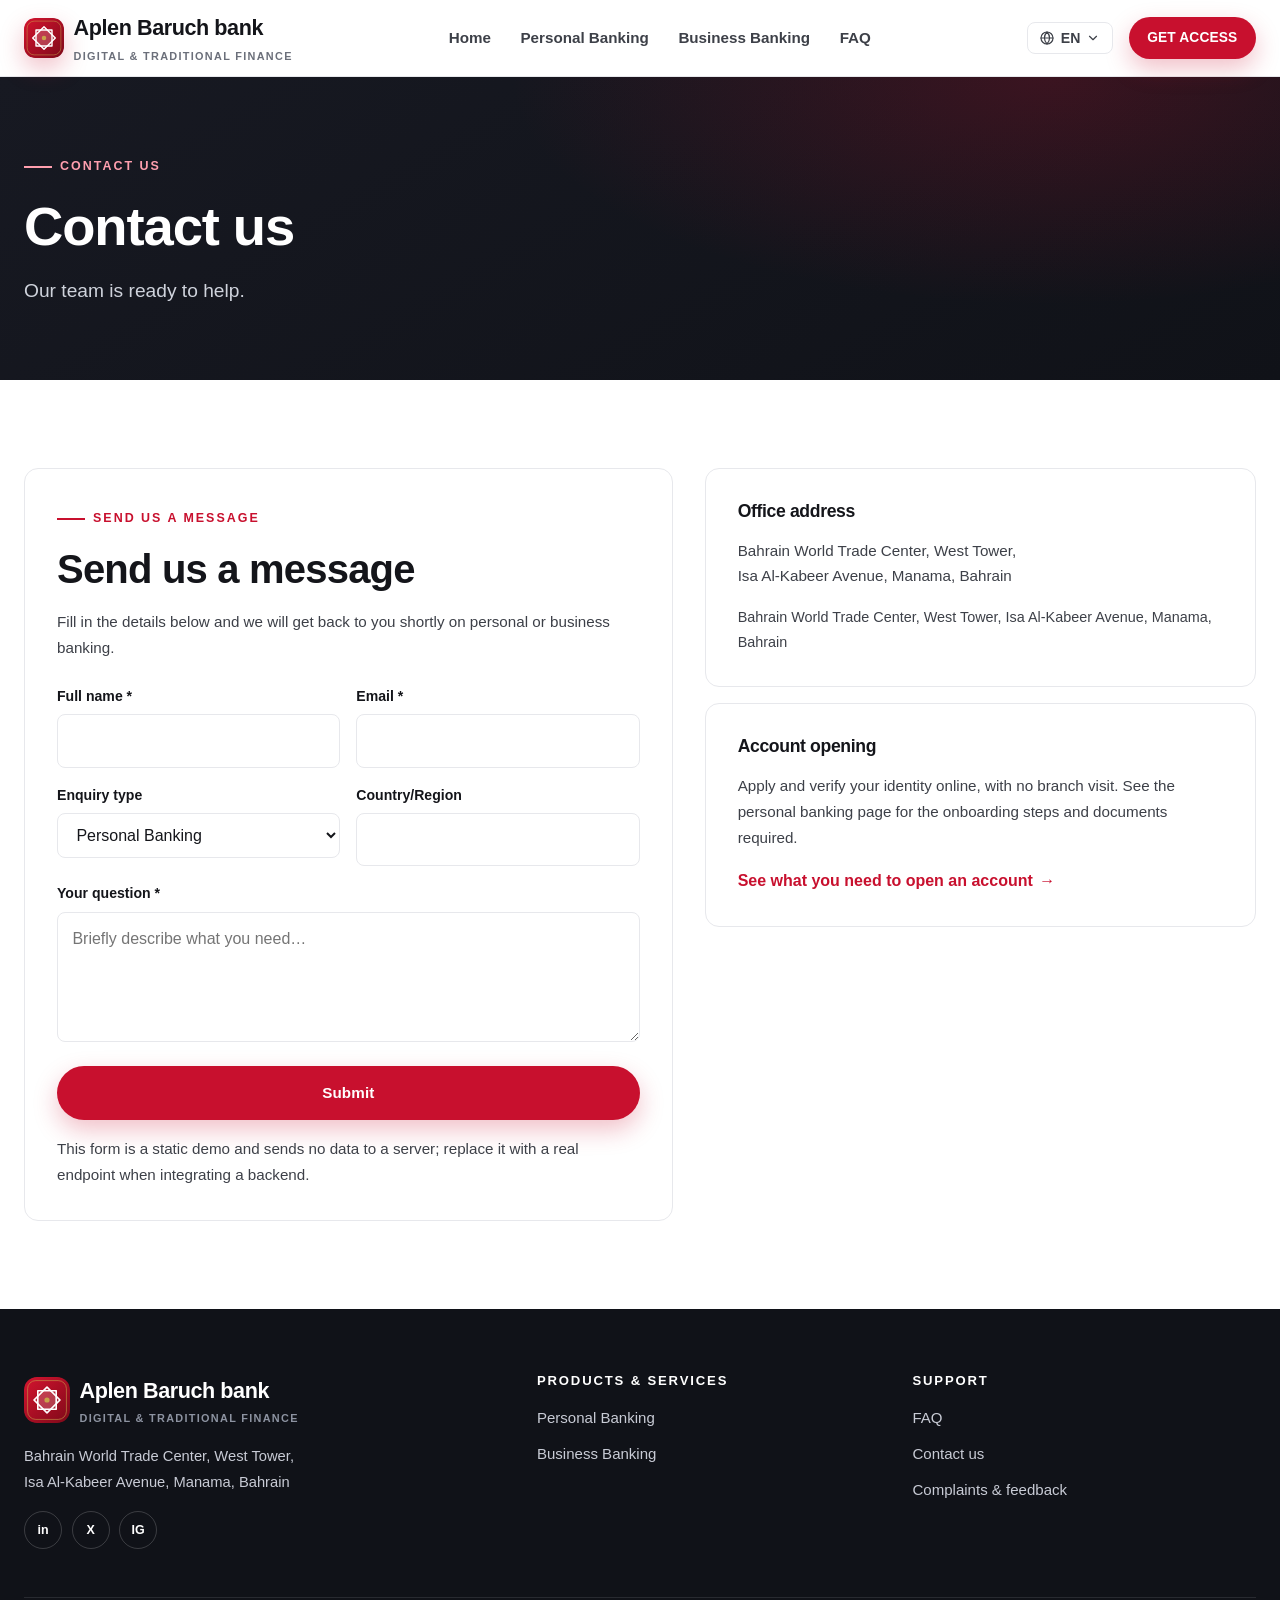
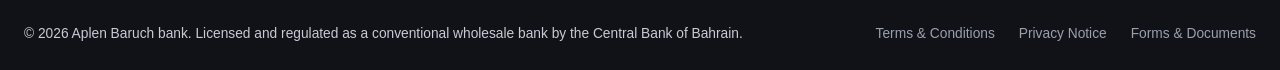
<file: contact.html>
<!DOCTYPE html>
<html lang="en">
<head>
<meta charset="UTF-8">
<meta name="viewport" content="width=device-width, initial-scale=1">
<title>Get Access | Aplen Baruch</title>
<meta name="description" content="Questions about Aplen Baruch banking solutions? Contact our team to learn about secure custody, deposits and withdrawals, and global banking.">
<meta name="theme-color" content="#c8102e">
  <link rel="icon" type="image/svg+xml" href="assets/img/logo.svg">
<link rel="stylesheet" href="assets/css/main.css">
<script>
/* Set direction/language before first paint to avoid a flash of wrong layout */
(function(){try{var m=(document.cookie.match(/(?:^|; )ab_lang=([^;]*)/)||[])[1]||localStorage.getItem('ab_lang');if(m&&m!=='en'){var d=document.documentElement;if(m.indexOf('ar')===0){d.setAttribute('dir','rtl');d.setAttribute('lang','ar');}}}catch(e){}})();
</script>
</head>
<body>
<a class="skip-link" href="#main">Skip to main content</a>

<header class="site-header">
  <div class="container site-header__inner">
    <a class="brand" href="index.html">
      <span class="brand__logo" aria-hidden="true"><img src="assets/img/logo.svg" alt="" width="40" height="40" decoding="async"></span>
      <span>Aplen Baruch bank
        <span class="brand__sub">Digital &amp; Traditional Finance</span>
      </span>
    </a>

    <nav class="nav" id="site-nav" aria-label="Main navigation">
      <a class="nav__link" href="index.html">Home</a>
      <a class="nav__link" href="personal.html">Personal Banking</a>
      <a class="nav__link" href="business.html">Business Banking</a>
      <a class="nav__link" href="faq.html">FAQ</a>

      <!-- Language switcher (mobile drawer copy) -->
      <div class="lang lang--drawer" data-lang-slot></div>
    </nav>

    <div class="header__cta">
      <div class="lang" data-lang-slot></div>
      <a class="btn btn--primary btn--sm" href="#contact-form">GET ACCESS</a>
    </div>

    <button class="nav-toggle" type="button" data-nav-toggle aria-expanded="false" aria-controls="site-nav" aria-label="Open navigation menu">
      <span class="nav-toggle__bar"></span>
      <span class="nav-toggle__bar"></span>
      <span class="nav-toggle__bar"></span>
    </button>
  </div>
</header>
<div class="nav-overlay" data-nav-overlay hidden></div>

<main id="main">

  <!-- Page banner (source: 01-main/contact-us.md) -->
  <section class="page-banner">
    <div class="container">
      <span class="eyebrow eyebrow--light">CONTACT US</span>
      <h1>Contact us</h1>
      <p class="lead">Our team is ready to help.</p>
    </div>
  </section>

  <!-- Contact details and enquiry form -->
  <section class="section">
    <div class="container contact-grid">
      <div class="contact-card" id="contact-form">
        <span class="eyebrow">Send us a message</span>
        <h2>Send us a message</h2>
        <p>Fill in the details below and we will get back to you shortly on personal or business banking.</p>

        <form class="form" data-demo-form novalidate style="margin-top:1.5rem">
          <div class="form__row">
            <div class="field">
              <label for="c-name">Full name *</label>
              <input id="c-name" name="name" type="text" required autocomplete="name">
            </div>
            <div class="field">
              <label for="c-email">Email *</label>
              <input id="c-email" name="email" type="email" required autocomplete="email">
            </div>
          </div>
          <div class="form__row">
            <div class="field">
              <label for="c-topic">Enquiry type</label>
              <select id="c-topic" name="topic">
                <option>Personal Banking</option>
                <option>Business Banking</option>
                <option>Account opening</option>
                <option>Other</option>
              </select>
            </div>
            <div class="field">
              <label for="c-country">Country/Region</label>
              <input id="c-country" name="country" type="text" autocomplete="country-name">
            </div>
          </div>
          <div class="field">
            <label for="c-message">Your question *</label>
            <textarea id="c-message" name="message" required placeholder="Briefly describe what you need…"></textarea>
          </div>
          <button class="btn btn--primary btn--block" type="submit">Submit</button>
          <p class="form__success" data-form-success>Thank you. We have received your message.</p>
          <p class="form__note">This form is a static demo and sends no data to a server; replace it with a real endpoint when integrating a backend.</p>
        </form>
      </div>

      <div class="stack">
        <div class="contact-card">
          <h3>Office address</h3>
          <p>Bahrain World Trade Center, West Tower,<br>Isa Al-Kabeer Avenue, Manama, Bahrain</p>
          <p class="text-muted" style="font-size:.9rem">Bahrain World Trade Center, West Tower, Isa Al-Kabeer Avenue, Manama, Bahrain</p>
        </div>

        <div class="contact-card">
          <h3>Account opening</h3>
          <p>Apply and verify your identity online, with no branch visit. See the personal banking page for the onboarding steps and documents required.</p>
          <a class="link-arrow" href="personal.html#open-account">See what you need to open an account</a>
        </div>
      </div>
    </div>
  </section>

</main>

<footer class="site-footer">
  <div class="container">
    <div class="site-footer__top">
      <div>
        <div class="brand" style="color:#fff;margin-bottom:1rem">
          <span class="footer-brand__logo" aria-hidden="true"><img src="assets/img/logo.svg" alt="" width="46" height="46" loading="lazy" decoding="async"></span>
          <span>Aplen Baruch bank<span class="brand__sub" style="color:#8d93a1">Digital &amp; Traditional Finance</span></span>
        </div>
        <p class="footer-address">Bahrain World Trade Center, West Tower,<br>Isa Al-Kabeer Avenue, Manama, Bahrain</p>
        <div class="footer-social">
          <a href="https://www.linkedin.com/company/sgb-official/" target="_blank" rel="noopener" aria-label="LinkedIn" data-no-i18n>in</a>
          <a href="https://x.com/SGB_app" target="_blank" rel="noopener" aria-label="X">X</a>
          <a href="https://www.instagram.com/sgb_app" target="_blank" rel="noopener" aria-label="Instagram">IG</a>
        </div>
      </div>
      <div>
        <h4>Products &amp; Services</h4>
        <ul class="footer-list">
          <li><a href="personal.html">Personal Banking</a></li>
          <li><a href="business.html">Business Banking</a></li>
        </ul>
      </div>
      <div>
        <h4>Support</h4>
        <ul class="footer-list">
          <li><a href="faq.html">FAQ</a></li>
          <li><a href="contact.html">Contact us</a></li>
          <li><a href="legal.html#complaints">Complaints &amp; feedback</a></li>
        </ul>
      </div>
    </div>
    <div class="site-footer__bottom">
      <div class="container site-footer__bottom-inner" style="padding-inline:0">
        <span>© <span data-year>2026</span> Aplen Baruch bank. Licensed and regulated as a conventional wholesale bank by the Central Bank of Bahrain.</span>
        <nav class="footer-legal" aria-label="Legal links">
          <a href="legal.html#terms">Terms &amp; Conditions</a>
          <a href="legal.html#privacy">Privacy Notice</a>
          <a href="legal.html#documents">Forms &amp; Documents</a>
        </nav>
      </div>
    </div>
  </div>
</footer>

<button class="to-top" type="button" data-to-top aria-label="Back to top">↑</button>

<script src="assets/js/main.js" defer></script>
<script src="assets/js/i18n-ar.js" defer></script>
<script src="assets/js/i18n.js" defer></script>
</body>
</html>
</file>
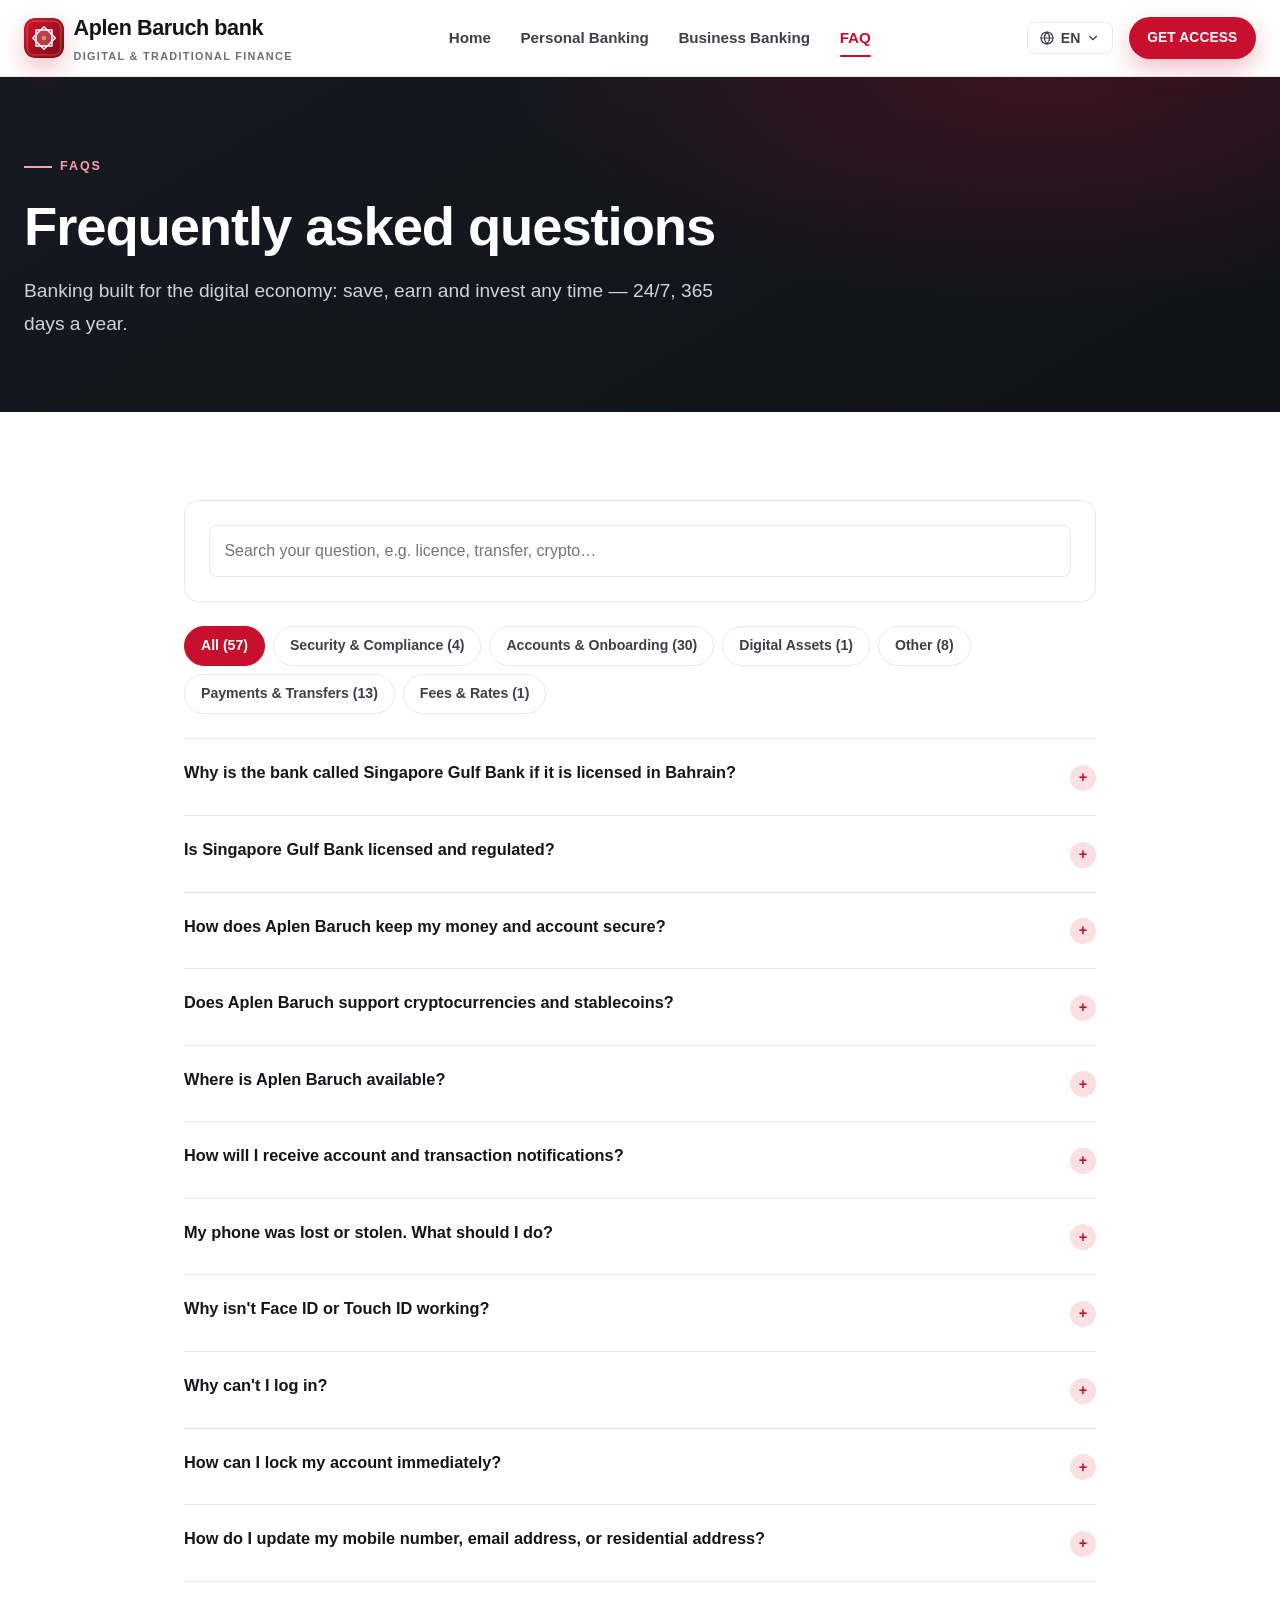
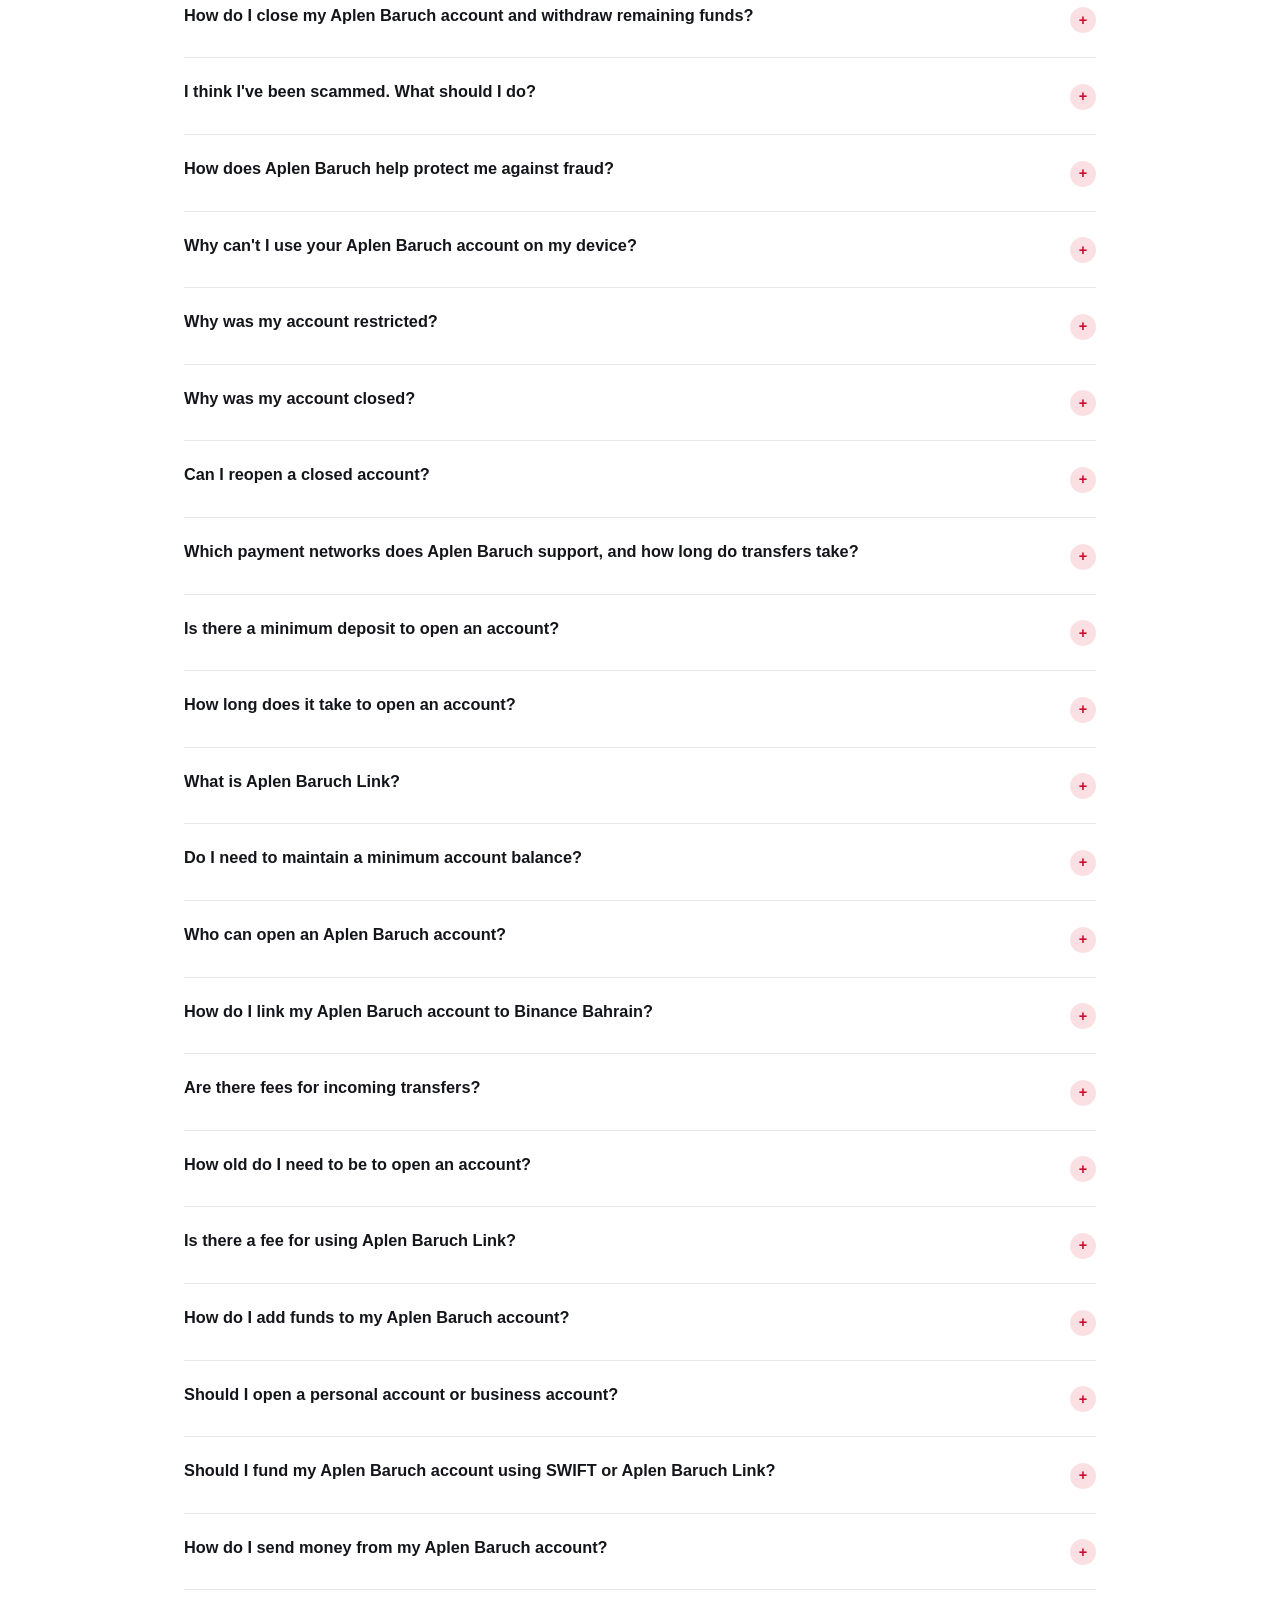
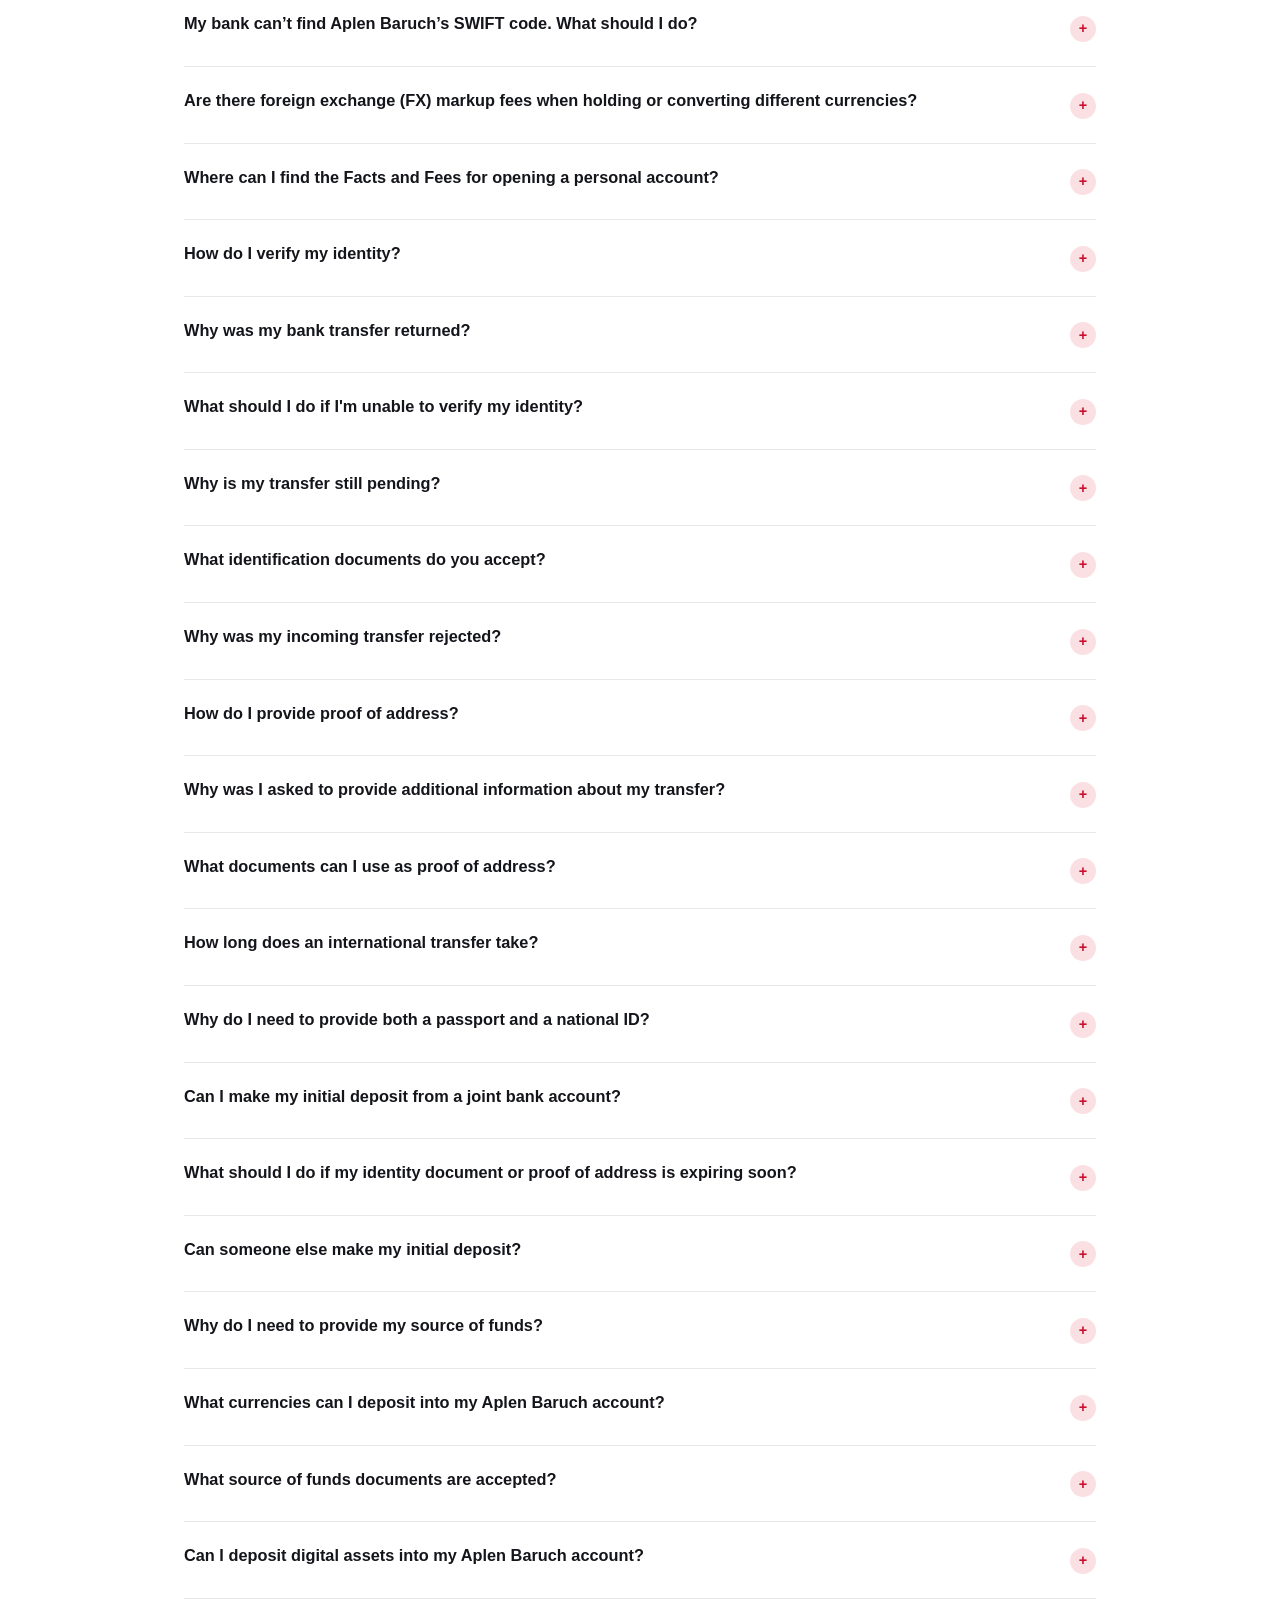
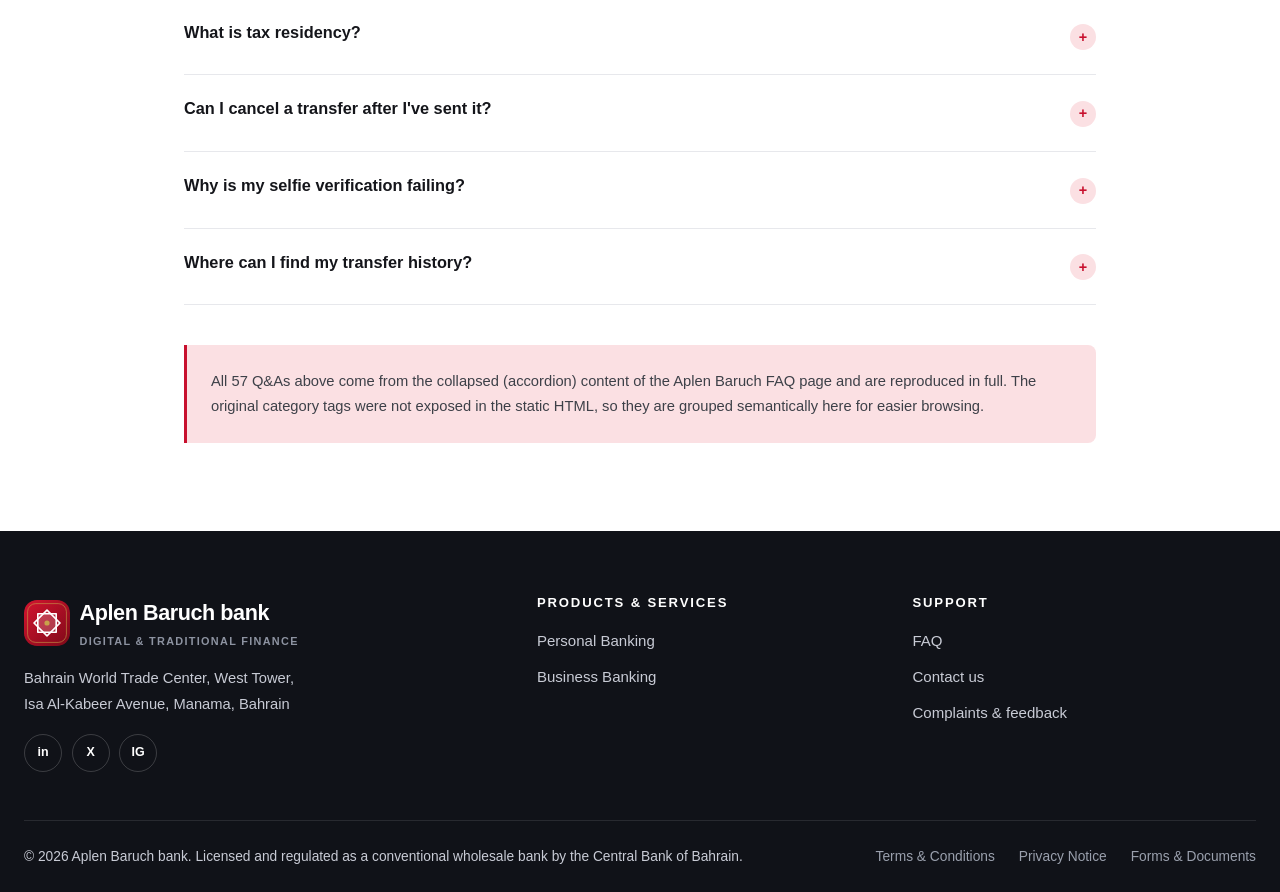
<file: faq.html>
<!DOCTYPE html>
<html lang="en">
<head>
<meta charset="UTF-8">
<meta name="viewport" content="width=device-width, initial-scale=1">
<title>FAQ | Aplen Baruch</title>
<meta name="description" content="Banking for the digital economy, where you can save, earn and invest. 24/7, 365 days a year. Here are the questions Aplen Baruch clients ask most.">
<meta name="theme-color" content="#c8102e">
  <link rel="icon" type="image/svg+xml" href="assets/img/logo.svg">
<link rel="stylesheet" href="assets/css/main.css">
<script>
/* Set direction/language before first paint to avoid a flash of wrong layout */
(function(){try{var m=(document.cookie.match(/(?:^|; )ab_lang=([^;]*)/)||[])[1]||localStorage.getItem('ab_lang');if(m&&m!=='en'){var d=document.documentElement;if(m.indexOf('ar')===0){d.setAttribute('dir','rtl');d.setAttribute('lang','ar');}}}catch(e){}})();
</script>
</head>
<body>
<a class="skip-link" href="#main">Skip to main content</a>

<header class="site-header">
  <div class="container site-header__inner">
    <a class="brand" href="index.html">
      <span class="brand__logo" aria-hidden="true"><img src="assets/img/logo.svg" alt="" width="40" height="40" decoding="async"></span>
      <span>Aplen Baruch bank
        <span class="brand__sub">Digital &amp; Traditional Finance</span>
      </span>
    </a>

    <nav class="nav" id="site-nav" aria-label="Main navigation">
      <a class="nav__link" href="index.html">Home</a>
      <a class="nav__link" href="personal.html">Personal Banking</a>
      <a class="nav__link" href="business.html">Business Banking</a>
      <a class="nav__link" href="faq.html" aria-current="page">FAQ</a>

      <!-- Language switcher (mobile drawer copy) -->
      <div class="lang lang--drawer" data-lang-slot></div>
    </nav>

    <div class="header__cta">
      <div class="lang" data-lang-slot></div>
      <a class="btn btn--primary btn--sm" href="contact.html">GET ACCESS</a>
    </div>

    <button class="nav-toggle" type="button" data-nav-toggle aria-expanded="false" aria-controls="site-nav" aria-label="Open navigation menu">
      <span class="nav-toggle__bar"></span>
      <span class="nav-toggle__bar"></span>
      <span class="nav-toggle__bar"></span>
    </button>
  </div>
</header>
<div class="nav-overlay" data-nav-overlay hidden></div>

<main id="main">

  <!-- Page banner (source: 01-main/faq.md) -->
  <section class="page-banner">
    <div class="container">
      <span class="eyebrow eyebrow--light">FAQs</span>
      <h1>Frequently asked questions</h1>
      <p class="lead">Banking built for the digital economy: save, earn and invest any time — 24/7, 365 days a year.</p>
    </div>
  </section>

  <!-- Q&amp;A list (57 entries, all sourced from collapsed content) -->
  <section class="section">
    <div class="container container--narrow">
      <div class="search-bar">
        <input type="search" data-faq-search placeholder="Search your question, e.g. licence, transfer, crypto…" aria-label="Search FAQs">
      </div>

      <div class="chip-row" style="margin-top:1.5rem" data-faq-chips></div>

      <div class="accordion" data-accordion="single" data-faq-list style="margin-top:1rem"></div>

      <p class="notice" style="margin-top:2.5rem">
        All 57 Q&amp;As above come from the collapsed (accordion) content of the Aplen Baruch FAQ page and are reproduced in full. The original category tags were not exposed in the static HTML, so they are grouped semantically here for easier browsing.
      </p>
    </div>
  </section>

</main>

<footer class="site-footer">
  <div class="container">
    <div class="site-footer__top">
      <div>
        <div class="brand" style="color:#fff;margin-bottom:1rem">
          <span class="footer-brand__logo" aria-hidden="true"><img src="assets/img/logo.svg" alt="" width="46" height="46" loading="lazy" decoding="async"></span>
          <span>Aplen Baruch bank<span class="brand__sub" style="color:#8d93a1">Digital &amp; Traditional Finance</span></span>
        </div>
        <p class="footer-address">Bahrain World Trade Center, West Tower,<br>Isa Al-Kabeer Avenue, Manama, Bahrain</p>
        <div class="footer-social">
          <a href="https://www.linkedin.com/company/sgb-official/" target="_blank" rel="noopener" aria-label="LinkedIn" data-no-i18n>in</a>
          <a href="https://x.com/SGB_app" target="_blank" rel="noopener" aria-label="X">X</a>
          <a href="https://www.instagram.com/sgb_app" target="_blank" rel="noopener" aria-label="Instagram">IG</a>
        </div>
      </div>
      <div>
        <h4>Products &amp; Services</h4>
        <ul class="footer-list">
          <li><a href="personal.html">Personal Banking</a></li>
          <li><a href="business.html">Business Banking</a></li>
        </ul>
      </div>
      <div>
        <h4>Support</h4>
        <ul class="footer-list">
          <li><a href="faq.html">FAQ</a></li>
          <li><a href="contact.html">Contact us</a></li>
          <li><a href="legal.html#complaints">Complaints &amp; feedback</a></li>
        </ul>
      </div>
    </div>
    <div class="site-footer__bottom">
      <div class="container site-footer__bottom-inner" style="padding-inline:0">
        <span>© <span data-year>2026</span> Aplen Baruch bank. Licensed and regulated as a conventional wholesale bank by the Central Bank of Bahrain.</span>
        <nav class="footer-legal" aria-label="Legal links">
          <a href="legal.html#terms">Terms &amp; Conditions</a>
          <a href="legal.html#privacy">Privacy Notice</a>
          <a href="legal.html#documents">Forms &amp; Documents</a>
        </nav>
      </div>
    </div>
  </div>
</footer>

<button class="to-top" type="button" data-to-top aria-label="Back to top">↑</button>

<script src="assets/js/data-faq.js"></script>
<script src="assets/js/main.js" defer></script>
<script src="assets/js/i18n-ar.js" defer></script>
<script src="assets/js/i18n.js" defer></script>
</body>
</html>
</file>
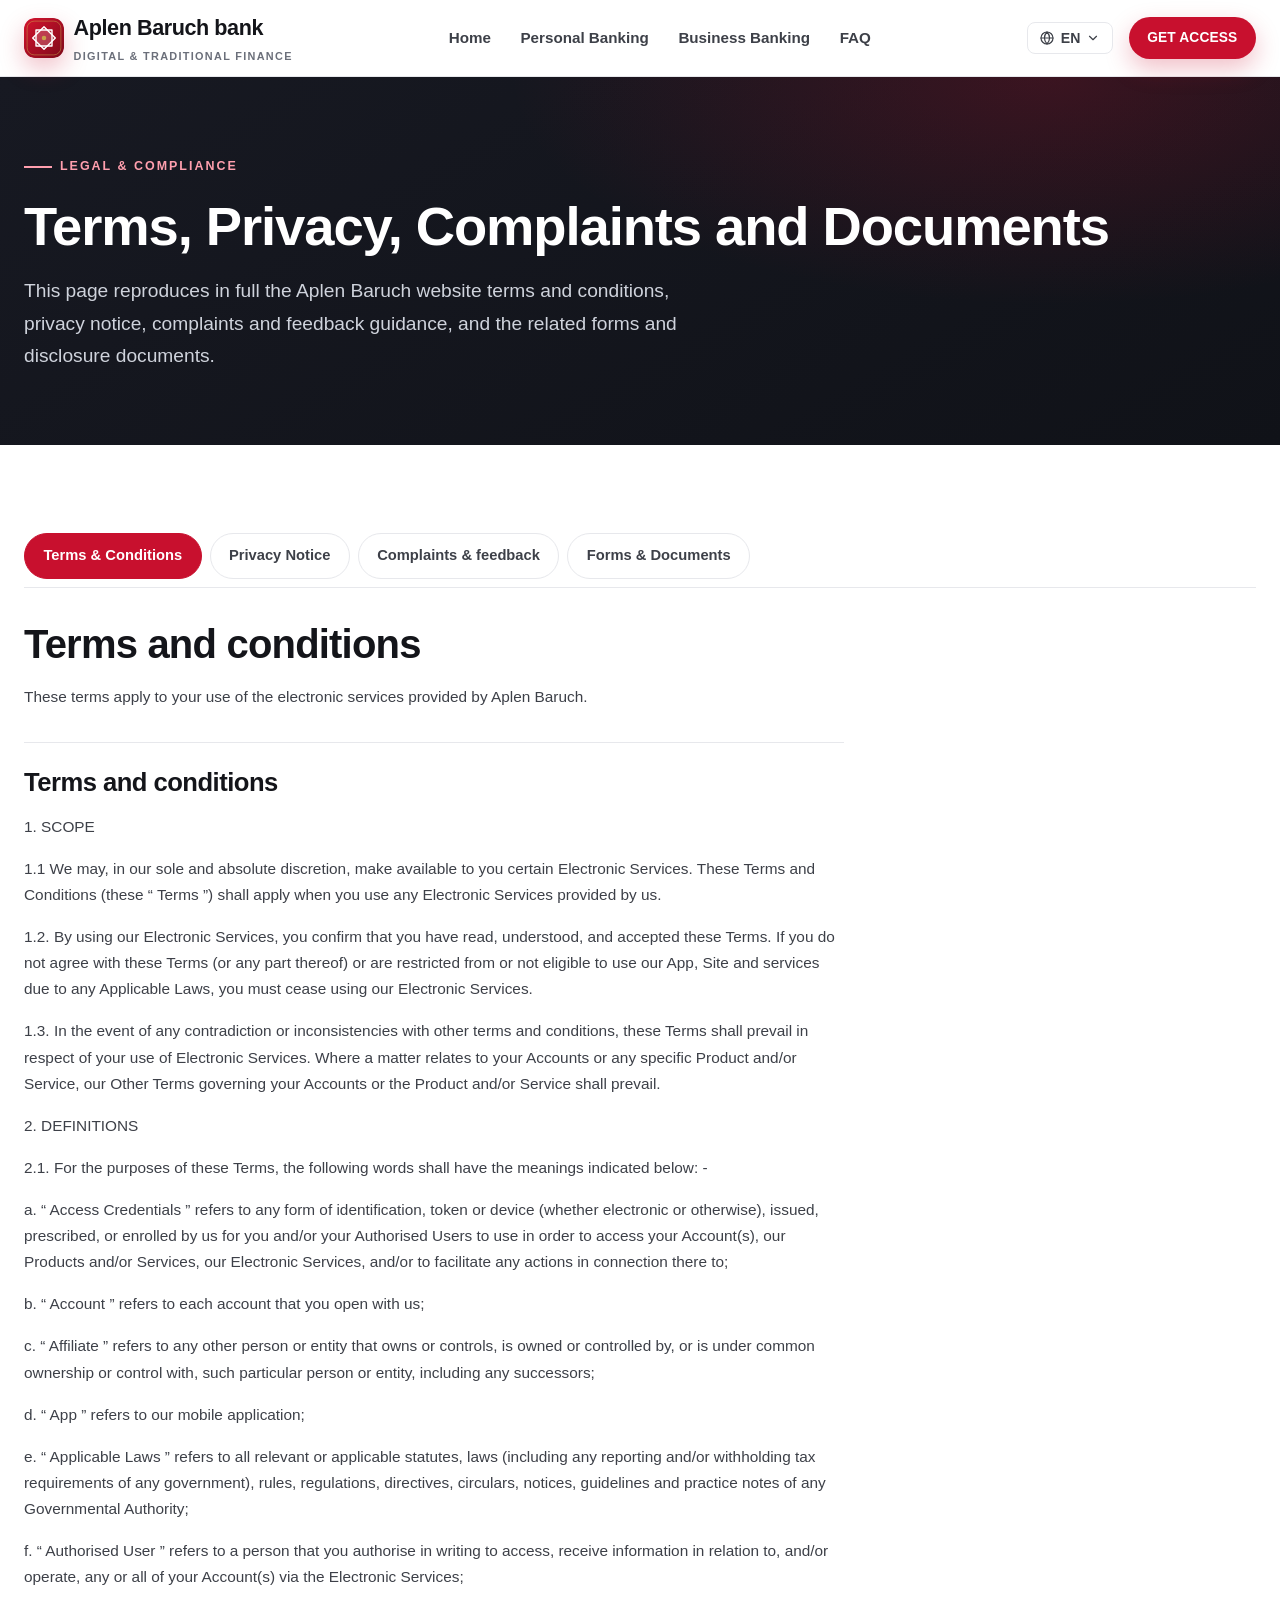
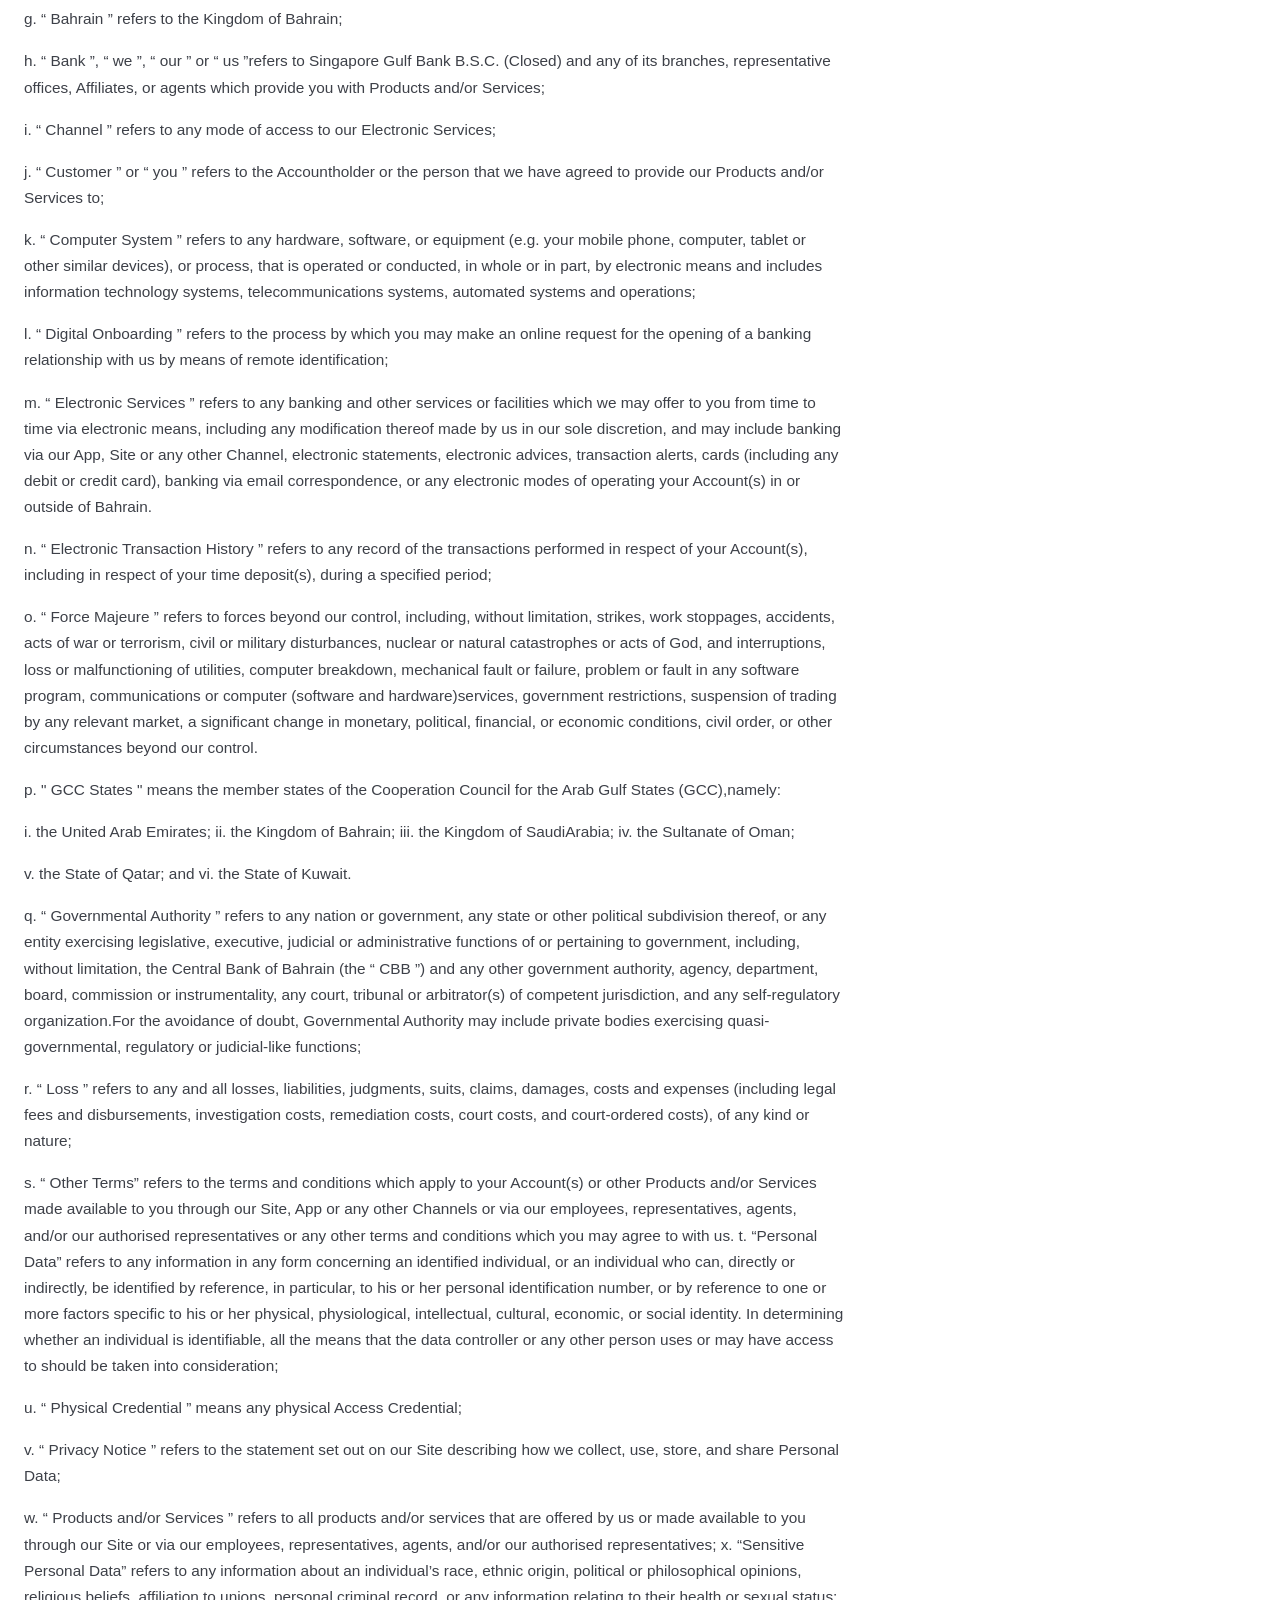
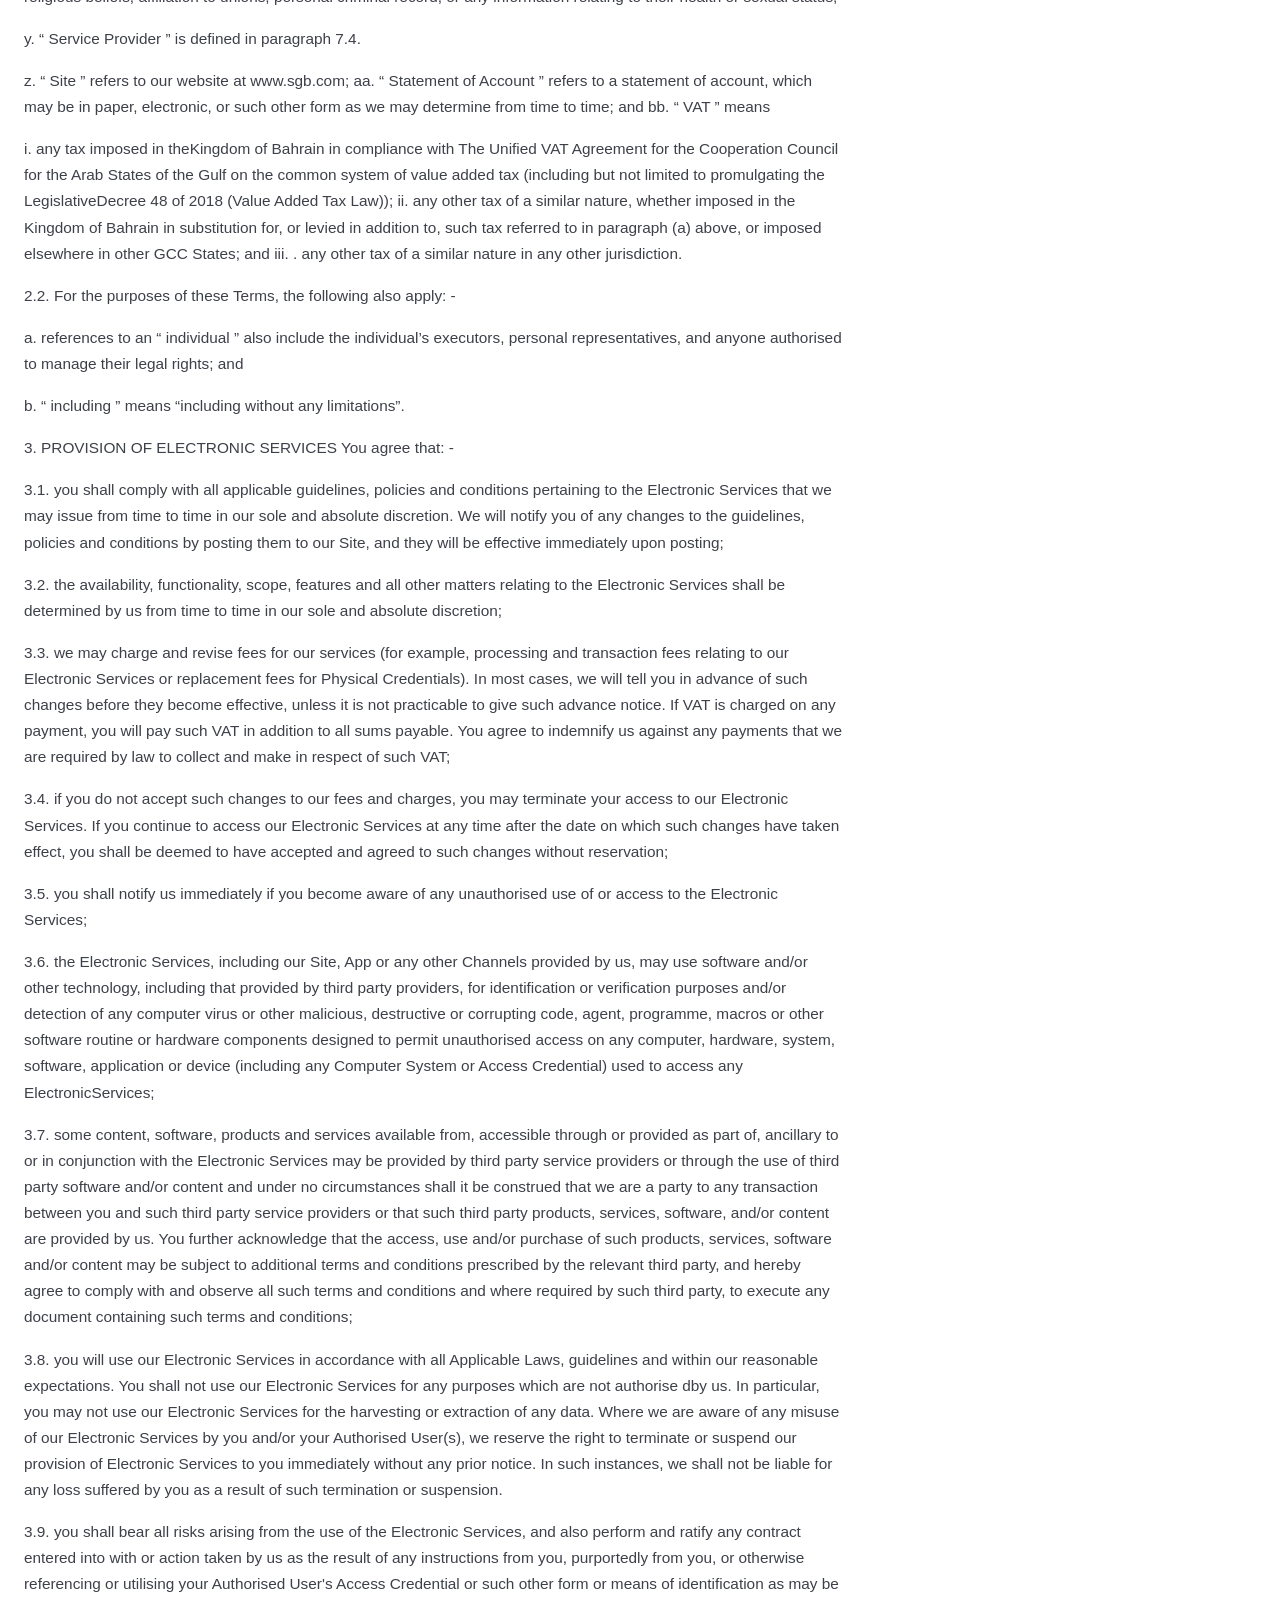
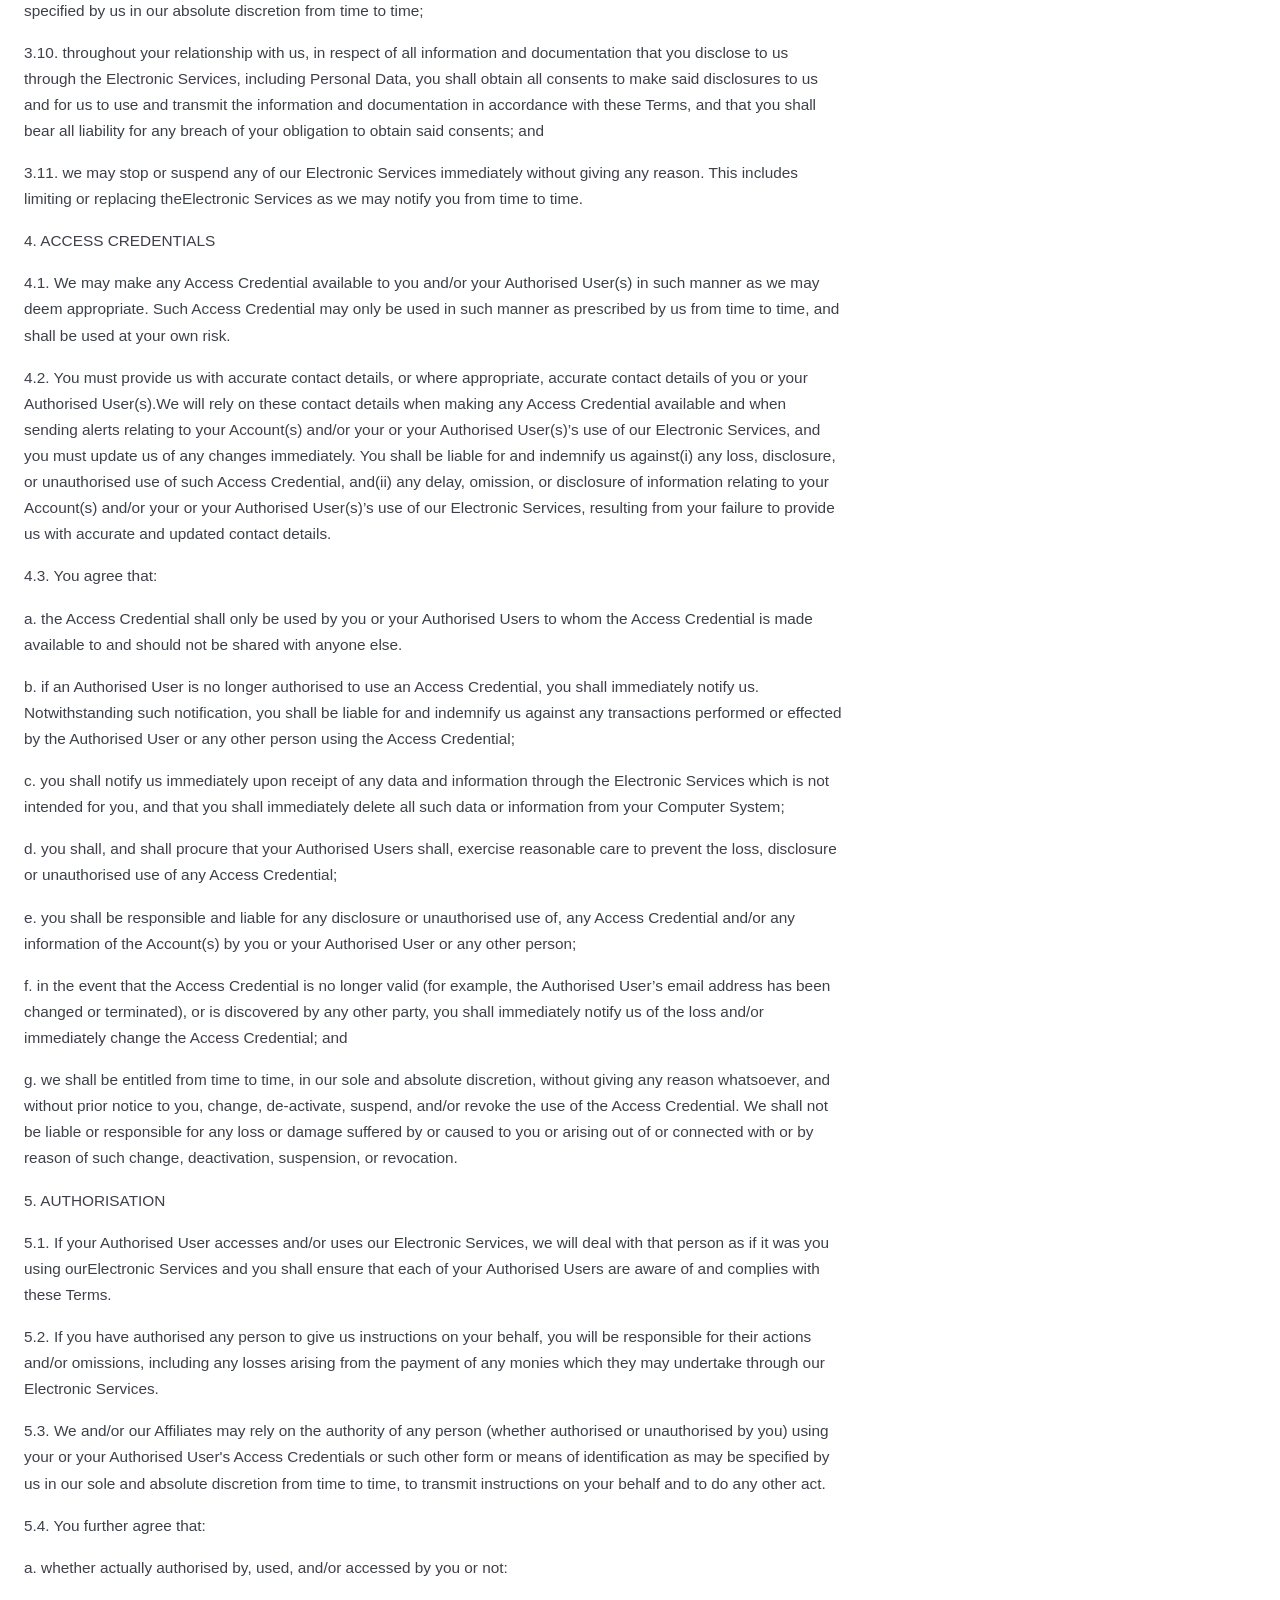
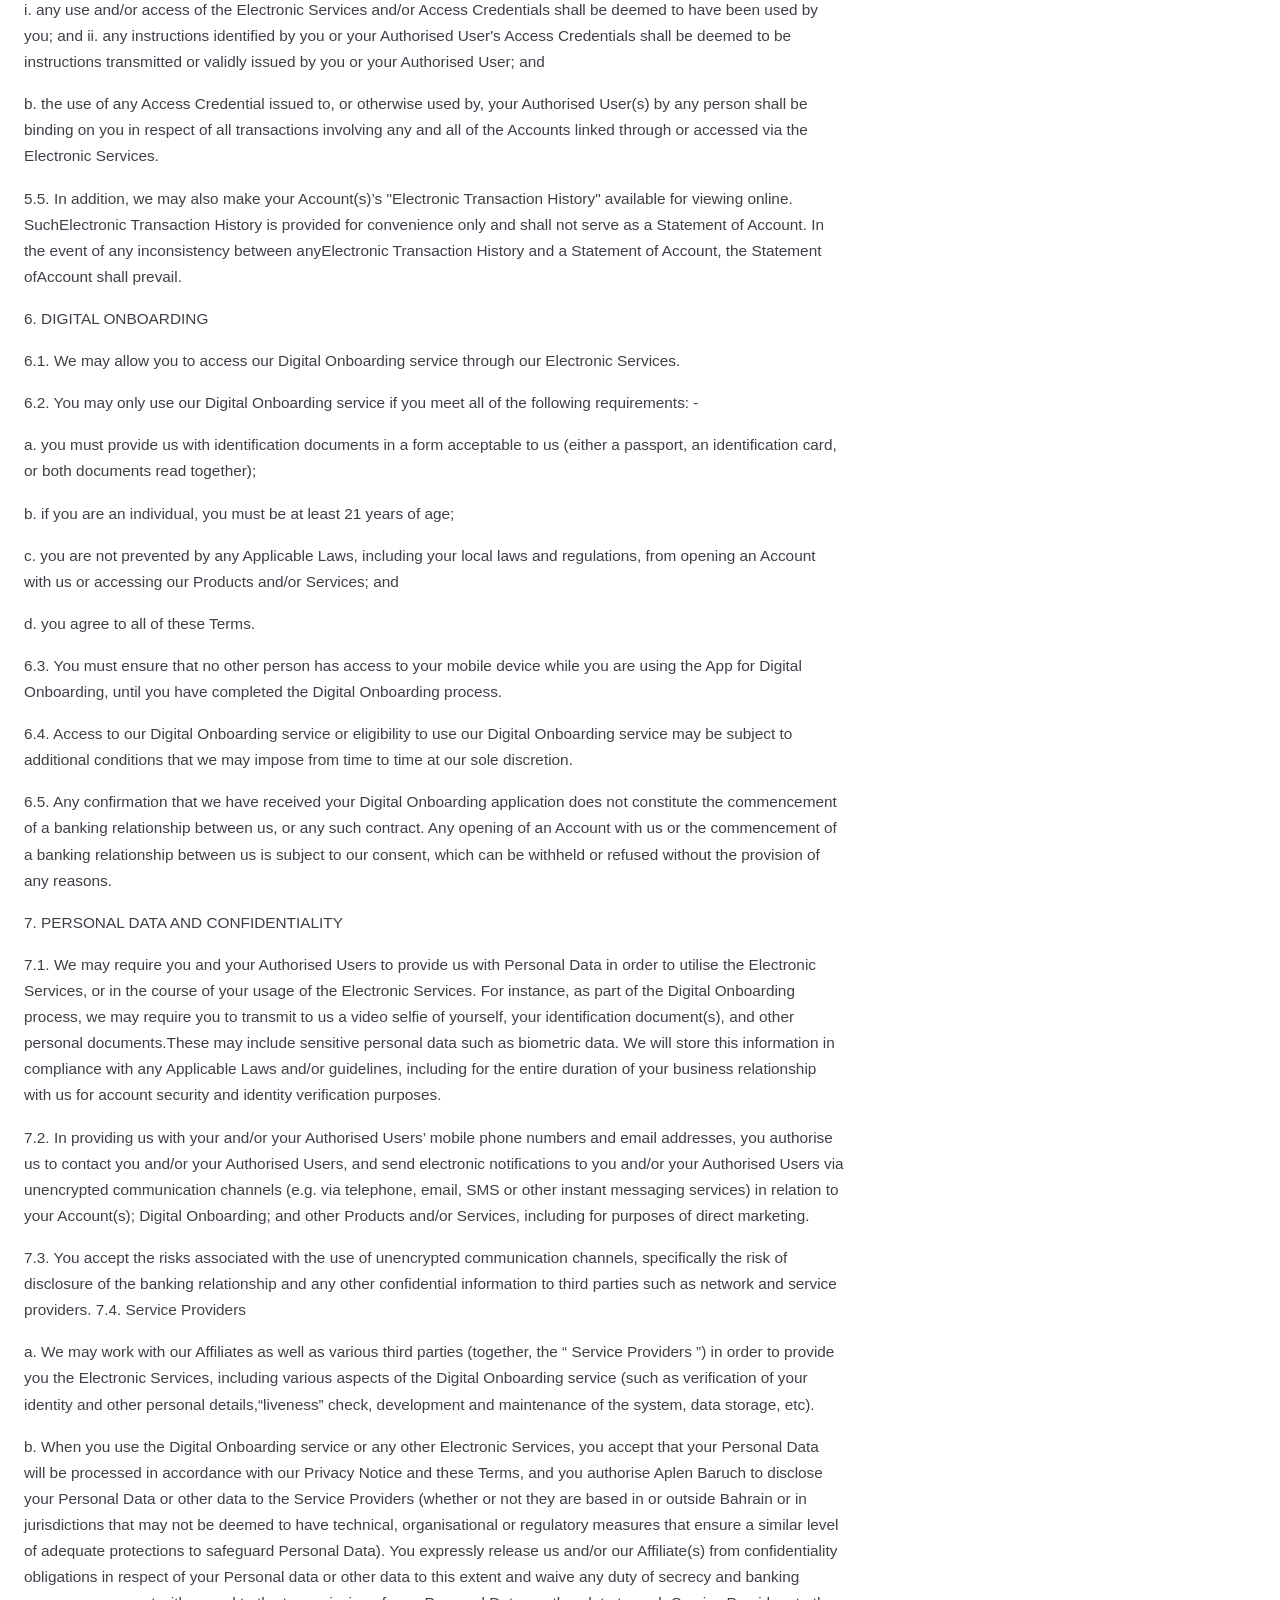
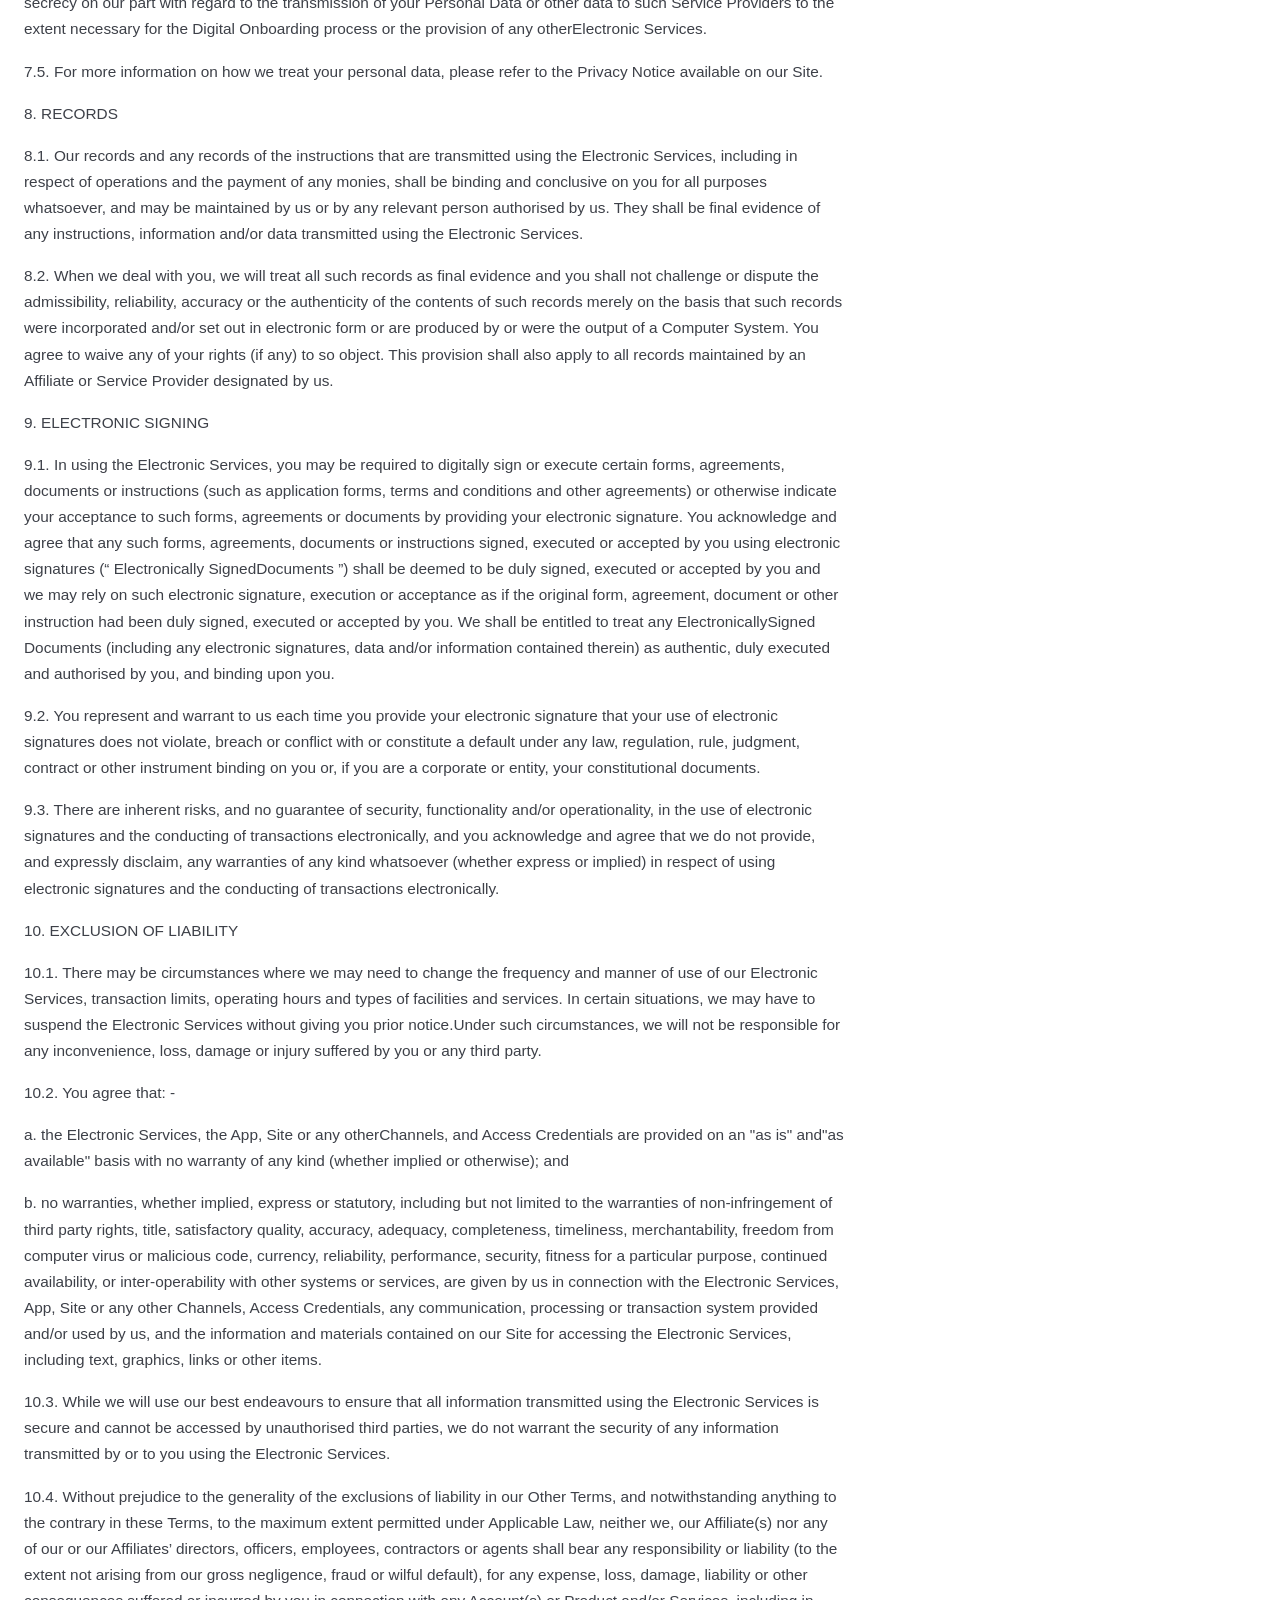
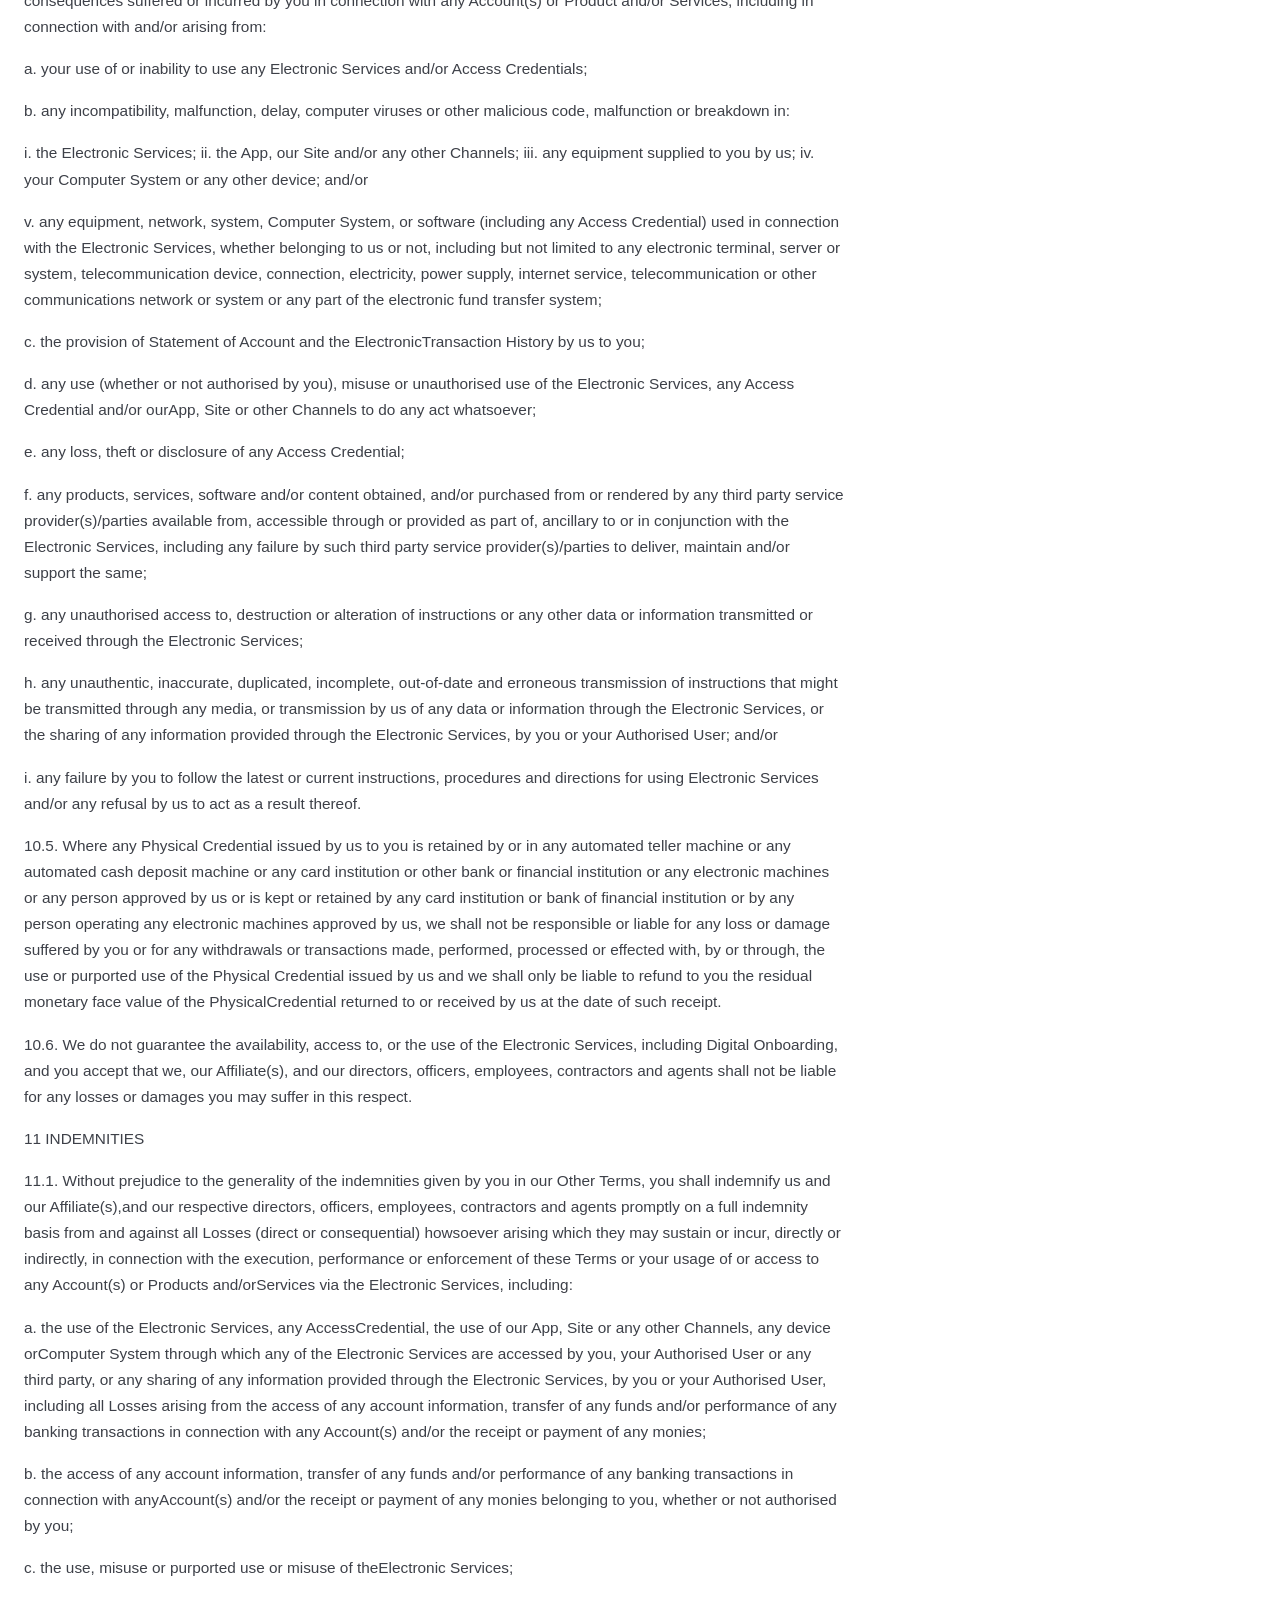
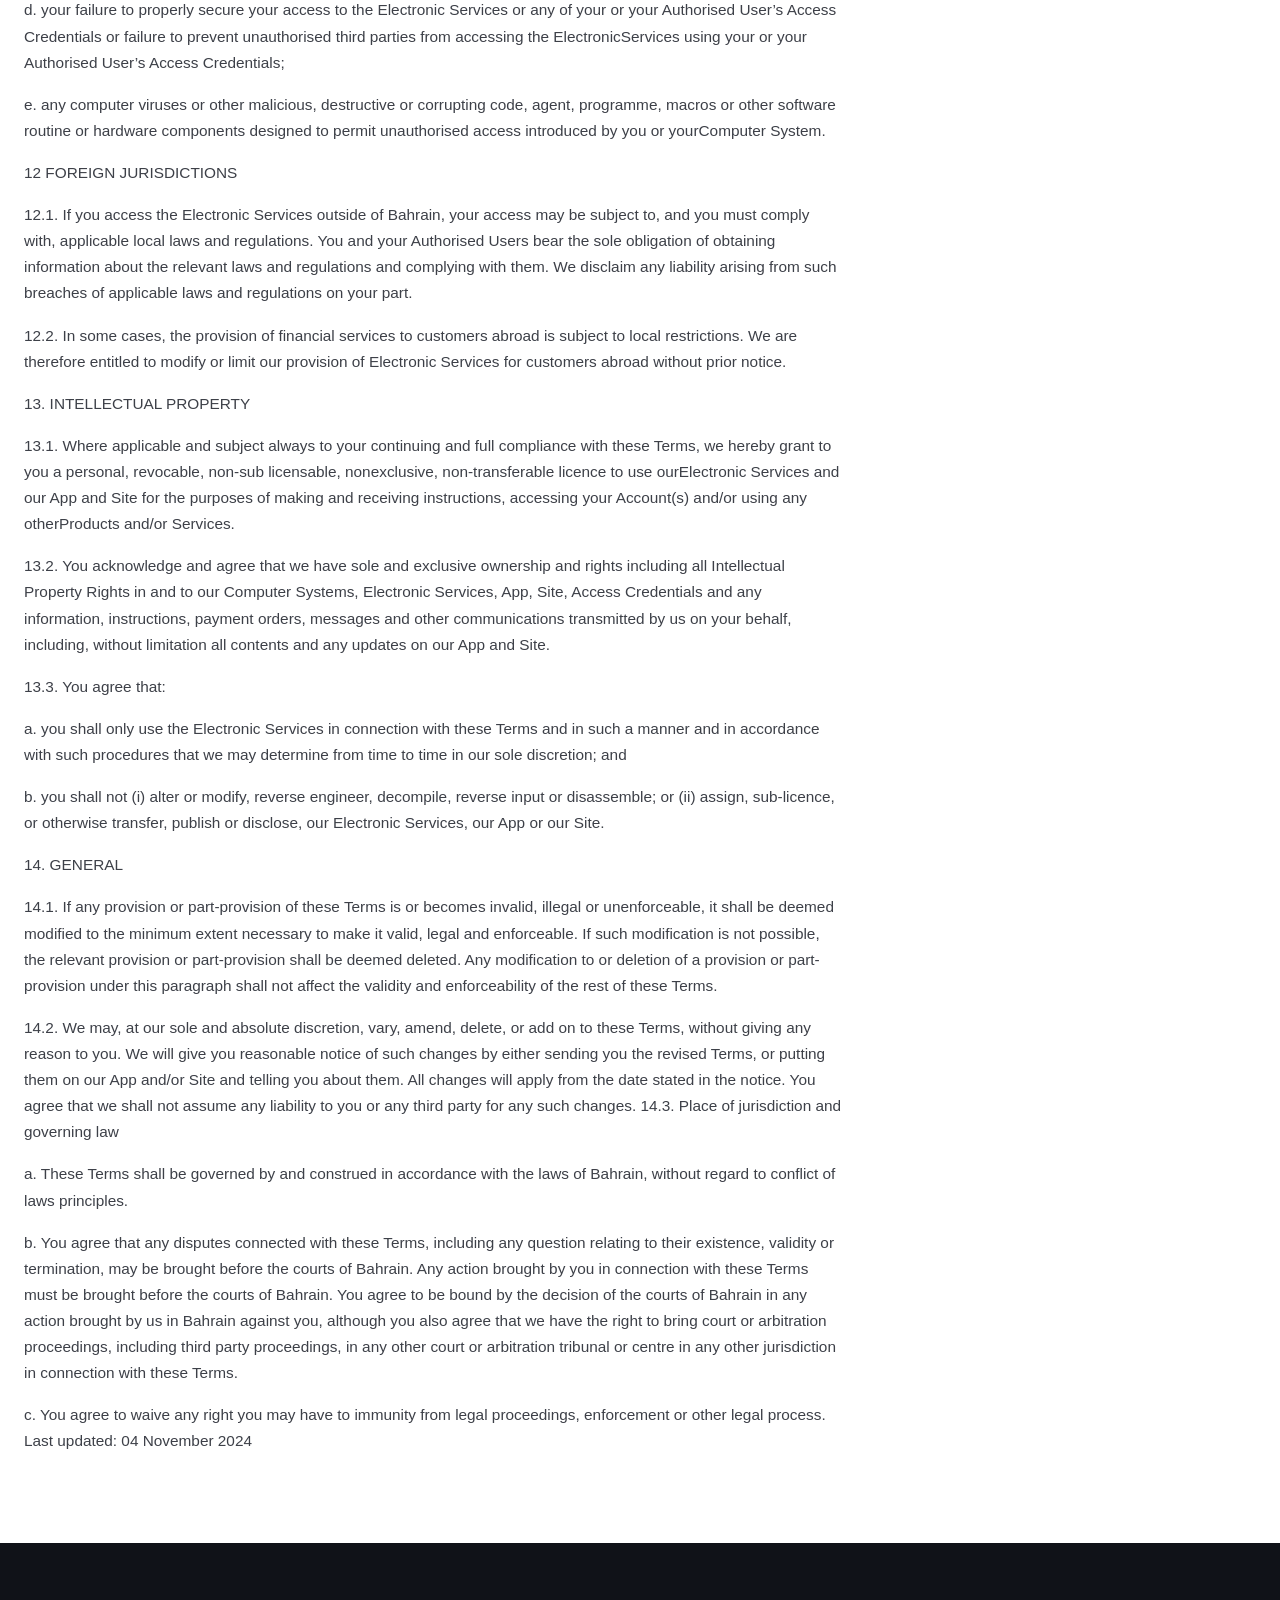
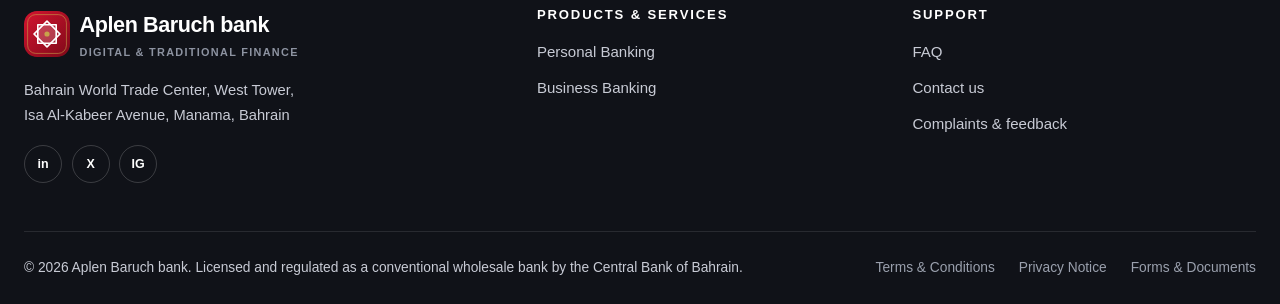
<file: legal.html>
<!DOCTYPE html>
<html lang="en">
<head>
<meta charset="UTF-8">
<meta name="viewport" content="width=device-width, initial-scale=1">
<title>Compliance Centre | Terms, Privacy, Complaints and Documents | Aplen Baruch</title>
<meta name="description" content="Aplen Baruch terms and conditions, privacy notice, complaints and feedback process, plus forms and documents such as financial reports and corporate governance.">
<meta name="theme-color" content="#c8102e">
  <link rel="icon" type="image/svg+xml" href="assets/img/logo.svg">
<link rel="stylesheet" href="assets/css/main.css">
<script>
/* Set direction/language before first paint to avoid a flash of wrong layout */
(function(){try{var m=(document.cookie.match(/(?:^|; )ab_lang=([^;]*)/)||[])[1]||localStorage.getItem('ab_lang');if(m&&m!=='en'){var d=document.documentElement;if(m.indexOf('ar')===0){d.setAttribute('dir','rtl');d.setAttribute('lang','ar');}}}catch(e){}})();
</script>
</head>
<body>
<a class="skip-link" href="#main">Skip to main content</a>

<header class="site-header">
  <div class="container site-header__inner">
    <a class="brand" href="index.html">
      <span class="brand__logo" aria-hidden="true"><img src="assets/img/logo.svg" alt="" width="40" height="40" decoding="async"></span>
      <span>Aplen Baruch bank
        <span class="brand__sub">Digital &amp; Traditional Finance</span>
      </span>
    </a>

    <nav class="nav" id="site-nav" aria-label="Main navigation">
      <a class="nav__link" href="index.html">Home</a>
      <a class="nav__link" href="personal.html">Personal Banking</a>
      <a class="nav__link" href="business.html">Business Banking</a>
      <a class="nav__link" href="faq.html">FAQ</a>

      <!-- Language switcher (mobile drawer copy) -->
      <div class="lang lang--drawer" data-lang-slot></div>
    </nav>

    <div class="header__cta">
      <div class="lang" data-lang-slot></div>
      <a class="btn btn--primary btn--sm" href="contact.html">GET ACCESS</a>
    </div>

    <button class="nav-toggle" type="button" data-nav-toggle aria-expanded="false" aria-controls="site-nav" aria-label="Open navigation menu">
      <span class="nav-toggle__bar"></span>
      <span class="nav-toggle__bar"></span>
      <span class="nav-toggle__bar"></span>
    </button>
  </div>
</header>
<div class="nav-overlay" data-nav-overlay hidden></div>

<main id="main">

  <section class="page-banner">
    <div class="container">
      <span class="eyebrow eyebrow--light">LEGAL &amp; COMPLIANCE</span>
      <h1>Terms, Privacy, Complaints and Documents</h1>
      <p class="lead">This page reproduces in full the Aplen Baruch website terms and conditions, privacy notice, complaints and feedback guidance, and the related forms and disclosure documents.</p>
    </div>
  </section>

  <section class="section">
    <div class="container">
      <div data-tabs>
        <div class="tabs__list" role="tablist" aria-label="Compliance document categories">
          <button class="tabs__btn" role="tab" id="tab-terms" aria-controls="terms" aria-selected="true" tabindex="0">Terms &amp; Conditions</button>
          <button class="tabs__btn" role="tab" id="tab-privacy" aria-controls="privacy" aria-selected="false" tabindex="-1">Privacy Notice</button>
          <button class="tabs__btn" role="tab" id="tab-complaints" aria-controls="complaints" aria-selected="false" tabindex="-1">Complaints &amp; feedback</button>
          <button class="tabs__btn" role="tab" id="tab-documents" aria-controls="documents" aria-selected="false" tabindex="-1">Forms &amp; Documents</button>
        </div>

        <div class="tabs__panel legal-doc" id="terms" role="tabpanel" aria-labelledby="tab-terms">
          <h2>Terms and conditions</h2>
          <p class="lead">These terms apply to your use of the electronic services provided by Aplen Baruch.</p>
          <h3>Terms and conditions</h3>
<p>1. SCOPE</p>
<p>1.1 We may, in our sole and absolute discretion, make available to you certain Electronic Services. These Terms and Conditions (these “ Terms ”) shall apply when you use any Electronic Services provided by us.</p>
<p>1.2. By using our Electronic Services, you confirm that you have read, understood, and accepted these Terms. If you do not agree with these Terms (or any part thereof) or are restricted from or not eligible to use our App, Site and services due to any Applicable Laws, you must cease using our Electronic Services.</p>
<p>1.3. In the event of any contradiction or inconsistencies with other terms and conditions, these Terms shall prevail in respect of your use of Electronic Services. Where a matter relates to your Accounts or any specific Product and/or Service, our Other Terms governing your Accounts or the Product and/or Service shall prevail.</p>
<p>2. DEFINITIONS</p>
<p>2.1. For the purposes of these Terms, the following words shall have the meanings indicated below: -</p>
<p>a. “ Access Credentials ” refers to any form of identification, token or device (whether electronic or otherwise), issued, prescribed, or enrolled by us for you and/or your Authorised Users to use in order to access your Account(s), our Products and/or Services, our Electronic Services, and/or to facilitate any actions in connection there to;</p>
<p>b. “ Account ” refers to each account that you open with us;</p>
<p>c. “ Affiliate ” refers to any other person or entity that owns or controls, is owned or controlled by, or is under common ownership or control with, such particular person or entity, including any successors;</p>
<p>d. “ App ” refers to our mobile application;</p>
<p>e. “ Applicable Laws ” refers to all relevant or applicable statutes, laws (including any reporting and/or withholding tax requirements of any government), rules, regulations, directives, circulars, notices, guidelines and practice notes of any Governmental Authority;</p>
<p>f. “ Authorised User ” refers to a person that you authorise in writing to access, receive information in relation to, and/or operate, any or all of your Account(s) via the Electronic Services;</p>
<p>g. “ Bahrain ” refers to the Kingdom of Bahrain;</p>
<p>h. “ Bank ”, “ we ”, “ our ” or “ us ”refers to Singapore Gulf Bank B.S.C. (Closed) and any of its branches, representative offices, Affiliates, or agents which provide you with Products and/or Services;</p>
<p>i. “ Channel ” refers to any mode of access to our Electronic Services;</p>
<p>j. “ Customer ” or “ you ” refers to the Accountholder or the person that we have agreed to provide our Products and/or Services to;</p>
<p>k. “ Computer System ” refers to any hardware, software, or equipment (e.g. your mobile phone, computer, tablet or other similar devices), or process, that is operated or conducted, in whole or in part, by electronic means and includes information technology systems, telecommunications systems, automated systems and operations;</p>
<p>l. “ Digital Onboarding ” refers to the process by which you may make an online request for the opening of a banking relationship with us by means of remote identification;</p>
<p>m. “ Electronic Services ” refers to any banking and other services or facilities which we may offer to you from time to time via electronic means, including any modification thereof made by us in our sole discretion, and may include banking via our App, Site or any other Channel, electronic statements, electronic advices, transaction alerts, cards (including any debit or credit card), banking via email correspondence, or any electronic modes of operating your Account(s) in or outside of Bahrain.</p>
<p>n. “ Electronic Transaction History ” refers to any record of the transactions performed in respect of your Account(s), including in respect of your time deposit(s), during a specified period;</p>
<p>o. “ Force Majeure ” refers to forces beyond our control, including, without limitation, strikes, work stoppages, accidents, acts of war or terrorism, civil or military disturbances, nuclear or natural catastrophes or acts of God, and interruptions, loss or malfunctioning of utilities, computer breakdown, mechanical fault or failure, problem or fault in any software program, communications or computer (software and hardware)services, government restrictions, suspension of trading by any relevant market, a significant change in monetary, political, financial, or economic conditions, civil order, or other circumstances beyond our control.</p>
<p>p. &quot; GCC States &quot; means the member states of the Cooperation Council for the Arab Gulf States (GCC),namely:</p>
<p>i. the United Arab Emirates; ii. the Kingdom of Bahrain; iii. the Kingdom of SaudiArabia; iv. the Sultanate of Oman;</p>
<p>v. the State of Qatar; and vi. the State of Kuwait.</p>
<p>q. “ Governmental Authority ” refers to any nation or government, any state or other political subdivision thereof, or any entity exercising legislative, executive, judicial or administrative functions of or pertaining to government, including, without limitation, the Central Bank of Bahrain (the “ CBB ”) and any other government authority, agency, department, board, commission or instrumentality, any court, tribunal or arbitrator(s) of competent jurisdiction, and any self-regulatory organization.For the avoidance of doubt, Governmental Authority may include private bodies exercising quasi-governmental, regulatory or judicial-like functions;</p>
<p>r. “ Loss ” refers to any and all losses, liabilities, judgments, suits, claims, damages, costs and expenses (including legal fees and disbursements, investigation costs, remediation costs, court costs, and court-ordered costs), of any kind or nature;</p>
<p>s. “ Other Terms” refers to the terms and conditions which apply to your Account(s) or other Products and/or Services made available to you through our Site, App or any other Channels or via our employees, representatives, agents, and/or our authorised representatives or any other terms and conditions which you may agree to with us. t. “Personal Data” refers to any information in any form concerning an identified individual, or an individual who can, directly or indirectly, be identified by reference, in particular, to his or her personal identification number, or by reference to one or more factors specific to his or her physical, physiological, intellectual, cultural, economic, or social identity. In determining whether an individual is identifiable, all the means that the data controller or any other person uses or may have access to should be taken into consideration;</p>
<p>u. “ Physical Credential ” means any physical Access Credential;</p>
<p>v. “ Privacy Notice ” refers to the statement set out on our Site describing how we collect, use, store, and share Personal Data;</p>
<p>w. “ Products and/or Services ” refers to all products and/or services that are offered by us or made available to you through our Site or via our employees, representatives, agents, and/or our authorised representatives; x. “Sensitive Personal Data” refers to any information about an individual’s race, ethnic origin, political or philosophical opinions, religious beliefs, affiliation to unions, personal criminal record, or any information relating to their health or sexual status;</p>
<p>y. “ Service Provider ” is defined in paragraph 7.4.</p>
<p>z. “ Site ” refers to our website at www.sgb.com; aa. “ Statement of Account ” refers to a statement of account, which may be in paper, electronic, or such other form as we may determine from time to time; and bb. “ VAT ” means</p>
<p>i. any tax imposed in theKingdom of Bahrain in compliance with The Unified VAT Agreement for the Cooperation Council for the Arab States of the Gulf on the common system of value added tax (including but not limited to promulgating the LegislativeDecree 48 of 2018 (Value Added Tax Law)); ii. any other tax of a similar nature, whether imposed in the Kingdom of Bahrain in substitution for, or levied in addition to, such tax referred to in paragraph (a) above, or imposed elsewhere in other GCC States; and iii. . any other tax of a similar nature in any other jurisdiction.</p>
<p>2.2. For the purposes of these Terms, the following also apply: -</p>
<p>a. references to an “ individual ” also include the individual’s executors, personal representatives, and anyone authorised to manage their legal rights; and</p>
<p>b. “ including ” means “including without any limitations”.</p>
<p>3. PROVISION OF ELECTRONIC SERVICES You agree that: -</p>
<p>3.1. you shall comply with all applicable guidelines, policies and conditions pertaining to the Electronic Services that we may issue from time to time in our sole and absolute discretion. We will notify you of any changes to the guidelines, policies and conditions by posting them to our Site, and they will be effective immediately upon posting;</p>
<p>3.2. the availability, functionality, scope, features and all other matters relating to the Electronic Services shall be determined by us from time to time in our sole and absolute discretion;</p>
<p>3.3. we may charge and revise fees for our services (for example, processing and transaction fees relating to our Electronic Services or replacement fees for Physical Credentials). In most cases, we will tell you in advance of such changes before they become effective, unless it is not practicable to give such advance notice. If VAT is charged on any payment, you will pay such VAT in addition to all sums payable. You agree to indemnify us against any payments that we are required by law to collect and make in respect of such VAT;</p>
<p>3.4. if you do not accept such changes to our fees and charges, you may terminate your access to our Electronic Services. If you continue to access our Electronic Services at any time after the date on which such changes have taken effect, you shall be deemed to have accepted and agreed to such changes without reservation;</p>
<p>3.5. you shall notify us immediately if you become aware of any unauthorised use of or access to the Electronic Services;</p>
<p>3.6. the Electronic Services, including our Site, App or any other Channels provided by us, may use software and/or other technology, including that provided by third party providers, for identification or verification purposes and/or detection of any computer virus or other malicious, destructive or corrupting code, agent, programme, macros or other software routine or hardware components designed to permit unauthorised access on any computer, hardware, system, software, application or device (including any Computer System or Access Credential) used to access any ElectronicServices;</p>
<p>3.7. some content, software, products and services available from, accessible through or provided as part of, ancillary to or in conjunction with the Electronic Services may be provided by third party service providers or through the use of third party software and/or content and under no circumstances shall it be construed that we are a party to any transaction between you and such third party service providers or that such third party products, services, software, and/or content are provided by us. You further acknowledge that the access, use and/or purchase of such products, services, software and/or content may be subject to additional terms and conditions prescribed by the relevant third party, and hereby agree to comply with and observe all such terms and conditions and where required by such third party, to execute any document containing such terms and conditions;</p>
<p>3.8. you will use our Electronic Services in accordance with all Applicable Laws, guidelines and within our reasonable expectations. You shall not use our Electronic Services for any purposes which are not authorise dby us. In particular, you may not use our Electronic Services for the harvesting or extraction of any data. Where we are aware of any misuse of our Electronic Services by you and/or your Authorised User(s), we reserve the right to terminate or suspend our provision of Electronic Services to you immediately without any prior notice. In such instances, we shall not be liable for any loss suffered by you as a result of such termination or suspension.</p>
<p>3.9. you shall bear all risks arising from the use of the Electronic Services, and also perform and ratify any contract entered into with or action taken by us as the result of any instructions from you, purportedly from you, or otherwise referencing or utilising your Authorised User&#x27;s Access Credential or such other form or means of identification as may be specified by us in our absolute discretion from time to time;</p>
<p>3.10. throughout your relationship with us, in respect of all information and documentation that you disclose to us through the Electronic Services, including Personal Data, you shall obtain all consents to make said disclosures to us and for us to use and transmit the information and documentation in accordance with these Terms, and that you shall bear all liability for any breach of your obligation to obtain said consents; and</p>
<p>3.11. we may stop or suspend any of our Electronic Services immediately without giving any reason. This includes limiting or replacing theElectronic Services as we may notify you from time to time.</p>
<p>4. ACCESS CREDENTIALS</p>
<p>4.1. We may make any Access Credential available to you and/or your Authorised User(s) in such manner as we may deem appropriate. Such Access Credential may only be used in such manner as prescribed by us from time to time, and shall be used at your own risk.</p>
<p>4.2. You must provide us with accurate contact details, or where appropriate, accurate contact details of you or your Authorised User(s).We will rely on these contact details when making any Access Credential available and when sending alerts relating to your Account(s) and/or your or your Authorised User(s)’s use of our Electronic Services, and you must update us of any changes immediately. You shall be liable for and indemnify us against(i) any loss, disclosure, or unauthorised use of such Access Credential, and(ii) any delay, omission, or disclosure of information relating to your Account(s) and/or your or your Authorised User(s)’s use of our Electronic Services, resulting from your failure to provide us with accurate and updated contact details.</p>
<p>4.3. You agree that:</p>
<p>a. the Access Credential shall only be used by you or your Authorised Users to whom the Access Credential is made available to and should not be shared with anyone else.</p>
<p>b. if an Authorised User is no longer authorised to use an Access Credential, you shall immediately notify us. Notwithstanding such notification, you shall be liable for and indemnify us against any transactions performed or effected by the Authorised User or any other person using the Access Credential;</p>
<p>c. you shall notify us immediately upon receipt of any data and information through the Electronic Services which is not intended for you, and that you shall immediately delete all such data or information from your Computer System;</p>
<p>d. you shall, and shall procure that your Authorised Users shall, exercise reasonable care to prevent the loss, disclosure or unauthorised use of any Access Credential;</p>
<p>e. you shall be responsible and liable for any disclosure or unauthorised use of, any Access Credential and/or any information of the Account(s) by you or your Authorised User or any other person;</p>
<p>f. in the event that the Access Credential is no longer valid (for example, the Authorised User’s email address has been changed or terminated), or is discovered by any other party, you shall immediately notify us of the loss and/or immediately change the Access Credential; and</p>
<p>g. we shall be entitled from time to time, in our sole and absolute discretion, without giving any reason whatsoever, and without prior notice to you, change, de-activate, suspend, and/or revoke the use of the Access Credential. We shall not be liable or responsible for any loss or damage suffered by or caused to you or arising out of or connected with or by reason of such change, deactivation, suspension, or revocation.</p>
<p>5. AUTHORISATION</p>
<p>5.1. If your Authorised User accesses and/or uses our Electronic Services, we will deal with that person as if it was you using ourElectronic Services and you shall ensure that each of your Authorised Users are aware of and complies with these Terms.</p>
<p>5.2. If you have authorised any person to give us instructions on your behalf, you will be responsible for their actions and/or omissions, including any losses arising from the payment of any monies which they may undertake through our Electronic Services.</p>
<p>5.3. We and/or our Affiliates may rely on the authority of any person (whether authorised or unauthorised by you) using your or your Authorised User&#x27;s Access Credentials or such other form or means of identification as may be specified by us in our sole and absolute discretion from time to time, to transmit instructions on your behalf and to do any other act.</p>
<p>5.4. You further agree that:</p>
<p>a. whether actually authorised by, used, and/or accessed by you or not:</p>
<p>i. any use and/or access of the Electronic Services and/or Access Credentials shall be deemed to have been used by you; and ii. any instructions identified by you or your Authorised User&#x27;s Access Credentials shall be deemed to be instructions transmitted or validly issued by you or your Authorised User; and</p>
<p>b. the use of any Access Credential issued to, or otherwise used by, your Authorised User(s) by any person shall be binding on you in respect of all transactions involving any and all of the Accounts linked through or accessed via the Electronic Services.</p>
<p>5.5. In addition, we may also make your Account(s)’s &quot;Electronic Transaction History&quot; available for viewing online. SuchElectronic Transaction History is provided for convenience only and shall not serve as a Statement of Account. In the event of any inconsistency between anyElectronic Transaction History and a Statement of Account, the Statement ofAccount shall prevail.</p>
<p>6. DIGITAL ONBOARDING</p>
<p>6.1. We may allow you to access our Digital Onboarding service through our Electronic Services.</p>
<p>6.2. You may only use our Digital Onboarding service if you meet all of the following requirements: -</p>
<p>a. you must provide us with identification documents in a form acceptable to us (either a passport, an identification card, or both documents read together);</p>
<p>b. if you are an individual, you must be at least 21 years of age;</p>
<p>c. you are not prevented by any Applicable Laws, including your local laws and regulations, from opening an Account with us or accessing our Products and/or Services; and</p>
<p>d. you agree to all of these Terms.</p>
<p>6.3. You must ensure that no other person has access to your mobile device while you are using the App for Digital Onboarding, until you have completed the Digital Onboarding process.</p>
<p>6.4. Access to our Digital Onboarding service or eligibility to use our Digital Onboarding service may be subject to additional conditions that we may impose from time to time at our sole discretion.</p>
<p>6.5. Any confirmation that we have received your Digital Onboarding application does not constitute the commencement of a banking relationship between us, or any such contract. Any opening of an Account with us or the commencement of a banking relationship between us is subject to our consent, which can be withheld or refused without the provision of any reasons.</p>
<p>7. PERSONAL DATA AND CONFIDENTIALITY</p>
<p>7.1. We may require you and your Authorised Users to provide us with Personal Data in order to utilise the Electronic Services, or in the course of your usage of the Electronic Services. For instance, as part of the Digital Onboarding process, we may require you to transmit to us a video selfie of yourself, your identification document(s), and other personal documents.These may include sensitive personal data such as biometric data. We will store this information in compliance with any Applicable Laws and/or guidelines, including for the entire duration of your business relationship with us for account security and identity verification purposes.</p>
<p>7.2. In providing us with your and/or your Authorised Users’ mobile phone numbers and email addresses, you authorise us to contact you and/or your Authorised Users, and send electronic notifications to you and/or your Authorised Users via unencrypted communication channels (e.g. via telephone, email, SMS or other instant messaging services) in relation to your Account(s); Digital Onboarding; and other Products and/or Services, including for purposes of direct marketing.</p>
<p>7.3. You accept the risks associated with the use of unencrypted communication channels, specifically the risk of disclosure of the banking relationship and any other confidential information to third parties such as network and service providers. 7.4. Service Providers</p>
<p>a. We may work with our Affiliates as well as various third parties (together, the “ Service Providers ”) in order to provide you the Electronic Services, including various aspects of the Digital Onboarding service (such as verification of your identity and other personal details,“liveness” check, development and maintenance of the system, data storage, etc).</p>
<p>b. When you use the Digital Onboarding service or any other Electronic Services, you accept that your Personal Data will be processed in accordance with our Privacy Notice and these Terms, and you authorise Aplen Baruch to disclose your Personal Data or other data to the Service Providers (whether or not they are based in or outside Bahrain or in jurisdictions that may not be deemed to have technical, organisational or regulatory measures that ensure a similar level of adequate protections to safeguard Personal Data). You expressly release us and/or our Affiliate(s) from confidentiality obligations in respect of your Personal data or other data to this extent and waive any duty of secrecy and banking secrecy on our part with regard to the transmission of your Personal Data or other data to such Service Providers to the extent necessary for the Digital Onboarding process or the provision of any otherElectronic Services.</p>
<p>7.5. For more information on how we treat your personal data, please refer to the Privacy Notice available on our Site.</p>
<p>8. RECORDS</p>
<p>8.1. Our records and any records of the instructions that are transmitted using the Electronic Services, including in respect of operations and the payment of any monies, shall be binding and conclusive on you for all purposes whatsoever, and may be maintained by us or by any relevant person authorised by us. They shall be final evidence of any instructions, information and/or data transmitted using the Electronic Services.</p>
<p>8.2. When we deal with you, we will treat all such records as final evidence and you shall not challenge or dispute the admissibility, reliability, accuracy or the authenticity of the contents of such records merely on the basis that such records were incorporated and/or set out in electronic form or are produced by or were the output of a Computer System. You agree to waive any of your rights (if any) to so object. This provision shall also apply to all records maintained by an Affiliate or Service Provider designated by us.</p>
<p>9. ELECTRONIC SIGNING</p>
<p>9.1. In using the Electronic Services, you may be required to digitally sign or execute certain forms, agreements, documents or instructions (such as application forms, terms and conditions and other agreements) or otherwise indicate your acceptance to such forms, agreements or documents by providing your electronic signature. You acknowledge and agree that any such forms, agreements, documents or instructions signed, executed or accepted by you using electronic signatures (“ Electronically SignedDocuments ”) shall be deemed to be duly signed, executed or accepted by you and we may rely on such electronic signature, execution or acceptance as if the original form, agreement, document or other instruction had been duly signed, executed or accepted by you. We shall be entitled to treat any ElectronicallySigned Documents (including any electronic signatures, data and/or information contained therein) as authentic, duly executed and authorised by you, and binding upon you.</p>
<p>9.2. You represent and warrant to us each time you provide your electronic signature that your use of electronic signatures does not violate, breach or conflict with or constitute a default under any law, regulation, rule, judgment, contract or other instrument binding on you or, if you are a corporate or entity, your constitutional documents.</p>
<p>9.3. There are inherent risks, and no guarantee of security, functionality and/or operationality, in the use of electronic signatures and the conducting of transactions electronically, and you acknowledge and agree that we do not provide, and expressly disclaim, any warranties of any kind whatsoever (whether express or implied) in respect of using electronic signatures and the conducting of transactions electronically.</p>
<p>10. EXCLUSION OF LIABILITY</p>
<p>10.1. There may be circumstances where we may need to change the frequency and manner of use of our Electronic Services, transaction limits, operating hours and types of facilities and services. In certain situations, we may have to suspend the Electronic Services without giving you prior notice.Under such circumstances, we will not be responsible for any inconvenience, loss, damage or injury suffered by you or any third party.</p>
<p>10.2. You agree that: -</p>
<p>a. the Electronic Services, the App, Site or any otherChannels, and Access Credentials are provided on an &quot;as is&quot; and&quot;as available&quot; basis with no warranty of any kind (whether implied or otherwise); and</p>
<p>b. no warranties, whether implied, express or statutory, including but not limited to the warranties of non-infringement of third party rights, title, satisfactory quality, accuracy, adequacy, completeness, timeliness, merchantability, freedom from computer virus or malicious code, currency, reliability, performance, security, fitness for a particular purpose, continued availability, or inter-operability with other systems or services, are given by us in connection with the Electronic Services, App, Site or any other Channels, Access Credentials, any communication, processing or transaction system provided and/or used by us, and the information and materials contained on our Site for accessing the Electronic Services, including text, graphics, links or other items.</p>
<p>10.3. While we will use our best endeavours to ensure that all information transmitted using the Electronic Services is secure and cannot be accessed by unauthorised third parties, we do not warrant the security of any information transmitted by or to you using the Electronic Services.</p>
<p>10.4. Without prejudice to the generality of the exclusions of liability in our Other Terms, and notwithstanding anything to the contrary in these Terms, to the maximum extent permitted under Applicable Law, neither we, our Affiliate(s) nor any of our or our Affiliates’ directors, officers, employees, contractors or agents shall bear any responsibility or liability (to the extent not arising from our gross negligence, fraud or wilful default), for any expense, loss, damage, liability or other consequences suffered or incurred by you in connection with any Account(s) or Product and/or Services, including in connection with and/or arising from:</p>
<p>a. your use of or inability to use any Electronic Services and/or Access Credentials;</p>
<p>b. any incompatibility, malfunction, delay, computer viruses or other malicious code, malfunction or breakdown in:</p>
<p>i. the Electronic Services; ii. the App, our Site and/or any other Channels; iii. any equipment supplied to you by us; iv. your Computer System or any other device; and/or</p>
<p>v. any equipment, network, system, Computer System, or software (including any Access Credential) used in connection with the Electronic Services, whether belonging to us or not, including but not limited to any electronic terminal, server or system, telecommunication device, connection, electricity, power supply, internet service, telecommunication or other communications network or system or any part of the electronic fund transfer system;</p>
<p>c. the provision of Statement of Account and the ElectronicTransaction History by us to you;</p>
<p>d. any use (whether or not authorised by you), misuse or unauthorised use of the Electronic Services, any Access Credential and/or ourApp, Site or other Channels to do any act whatsoever;</p>
<p>e. any loss, theft or disclosure of any Access Credential;</p>
<p>f. any products, services, software and/or content obtained, and/or purchased from or rendered by any third party service provider(s)/parties available from, accessible through or provided as part of, ancillary to or in conjunction with the Electronic Services, including any failure by such third party service provider(s)/parties to deliver, maintain and/or support the same;</p>
<p>g. any unauthorised access to, destruction or alteration of instructions or any other data or information transmitted or received through the Electronic Services;</p>
<p>h. any unauthentic, inaccurate, duplicated, incomplete, out-of-date and erroneous transmission of instructions that might be transmitted through any media, or transmission by us of any data or information through the Electronic Services, or the sharing of any information provided through the Electronic Services, by you or your Authorised User; and/or</p>
<p>i. any failure by you to follow the latest or current instructions, procedures and directions for using Electronic Services and/or any refusal by us to act as a result thereof.</p>
<p>10.5. Where any Physical Credential issued by us to you is retained by or in any automated teller machine or any automated cash deposit machine or any card institution or other bank or financial institution or any electronic machines or any person approved by us or is kept or retained by any card institution or bank of financial institution or by any person operating any electronic machines approved by us, we shall not be responsible or liable for any loss or damage suffered by you or for any withdrawals or transactions made, performed, processed or effected with, by or through, the use or purported use of the Physical Credential issued by us and we shall only be liable to refund to you the residual monetary face value of the PhysicalCredential returned to or received by us at the date of such receipt.</p>
<p>10.6. We do not guarantee the availability, access to, or the use of the Electronic Services, including Digital Onboarding, and you accept that we, our Affiliate(s), and our directors, officers, employees, contractors and agents shall not be liable for any losses or damages you may suffer in this respect.</p>
<p>11 INDEMNITIES</p>
<p>11.1. Without prejudice to the generality of the indemnities given by you in our Other Terms, you shall indemnify us and our Affiliate(s),and our respective directors, officers, employees, contractors and agents promptly on a full indemnity basis from and against all Losses (direct or consequential) howsoever arising which they may sustain or incur, directly or indirectly, in connection with the execution, performance or enforcement of these Terms or your usage of or access to any Account(s) or Products and/orServices via the Electronic Services, including:</p>
<p>a. the use of the Electronic Services, any AccessCredential, the use of our App, Site or any other Channels, any device orComputer System through which any of the Electronic Services are accessed by you, your Authorised User or any third party, or any sharing of any information provided through the Electronic Services, by you or your Authorised User, including all Losses arising from the access of any account information, transfer of any funds and/or performance of any banking transactions in connection with any Account(s) and/or the receipt or payment of any monies;</p>
<p>b. the access of any account information, transfer of any funds and/or performance of any banking transactions in connection with anyAccount(s) and/or the receipt or payment of any monies belonging to you, whether or not authorised by you;</p>
<p>c. the use, misuse or purported use or misuse of theElectronic Services;</p>
<p>d. your failure to properly secure your access to the Electronic Services or any of your or your Authorised User’s Access Credentials or failure to prevent unauthorised third parties from accessing the ElectronicServices using your or your Authorised User’s Access Credentials;</p>
<p>e. any computer viruses or other malicious, destructive or corrupting code, agent, programme, macros or other software routine or hardware components designed to permit unauthorised access introduced by you or yourComputer System.</p>
<p>12 FOREIGN JURISDICTIONS</p>
<p>12.1. If you access the Electronic Services outside of Bahrain, your access may be subject to, and you must comply with, applicable local laws and regulations. You and your Authorised Users bear the sole obligation of obtaining information about the relevant laws and regulations and complying with them. We disclaim any liability arising from such breaches of applicable laws and regulations on your part.</p>
<p>12.2. In some cases, the provision of financial services to customers abroad is subject to local restrictions. We are therefore entitled to modify or limit our provision of Electronic Services for customers abroad without prior notice.</p>
<p>13. INTELLECTUAL PROPERTY</p>
<p>13.1. Where applicable and subject always to your continuing and full compliance with these Terms, we hereby grant to you a personal, revocable, non-sub licensable, nonexclusive, non-transferable licence to use ourElectronic Services and our App and Site for the purposes of making and receiving instructions, accessing your Account(s) and/or using any otherProducts and/or Services.</p>
<p>13.2. You acknowledge and agree that we have sole and exclusive ownership and rights including all Intellectual Property Rights in and to our Computer Systems, Electronic Services, App, Site, Access Credentials and any information, instructions, payment orders, messages and other communications transmitted by us on your behalf, including, without limitation all contents and any updates on our App and Site.</p>
<p>13.3. You agree that:</p>
<p>a. you shall only use the Electronic Services in connection with these Terms and in such a manner and in accordance with such procedures that we may determine from time to time in our sole discretion; and</p>
<p>b. you shall not (i) alter or modify, reverse engineer, decompile, reverse input or disassemble; or (ii) assign, sub-licence, or otherwise transfer, publish or disclose, our Electronic Services, our App or our Site.</p>
<p>14. GENERAL</p>
<p>14.1. If any provision or part-provision of these Terms is or becomes invalid, illegal or unenforceable, it shall be deemed modified to the minimum extent necessary to make it valid, legal and enforceable. If such modification is not possible, the relevant provision or part-provision shall be deemed deleted. Any modification to or deletion of a provision or part-provision under this paragraph shall not affect the validity and enforceability of the rest of these Terms.</p>
<p>14.2. We may, at our sole and absolute discretion, vary, amend, delete, or add on to these Terms, without giving any reason to you. We will give you reasonable notice of such changes by either sending you the revised Terms, or putting them on our App and/or Site and telling you about them. All changes will apply from the date stated in the notice. You agree that we shall not assume any liability to you or any third party for any such changes. 14.3. Place of jurisdiction and governing law</p>
<p>a. These Terms shall be governed by and construed in accordance with the laws of Bahrain, without regard to conflict of laws principles.</p>
<p>b. You agree that any disputes connected with these Terms, including any question relating to their existence, validity or termination, may be brought before the courts of Bahrain. Any action brought by you in connection with these Terms must be brought before the courts of Bahrain. You agree to be bound by the decision of the courts of Bahrain in any action brought by us in Bahrain against you, although you also agree that we have the right to bring court or arbitration proceedings, including third party proceedings, in any other court or arbitration tribunal or centre in any other jurisdiction in connection with these Terms.</p>
<p>c. You agree to waive any right you may have to immunity from legal proceedings, enforcement or other legal process. Last updated: 04 November 2024</p>
        </div>

        <div class="tabs__panel legal-doc" id="privacy" role="tabpanel" aria-labelledby="tab-privacy" hidden>
          <h2>Privacy notice</h2>
          <p class="lead">This notice explains how Aplen Baruch collects, uses, discloses, transfers and protects the personal data in our possession or control, and how you can exercise your rights.</p>
          <h3>Privacy notice</h3>
<p>1. INTRODUCTION AND SCOPE In the course of our business, we will need to process information about individuals (“Personal Data”), including information about job applicants and our potential, current, and former customers. We will also collect and process information about individuals who visit our website and/or download our mobile applications (the “Sites”), and who utilise our services(the “Services”).We take your privacy seriously. This Privacy Notice contains information on how Singapore Gulf Bank B.S.C (c) and our affiliates (collectively,“Aplen Baruch”, “we”, or “our”) collect, use, disclose, transfer, and protect personal data in our possession or under our control, and how you can exercise your rights in relation to the processing of your Personal Data. We may amend this Privacy Notice from time to time by posting the updated Privacy Notice on our Sites. By continuing to use our Sites and the Services after the changes come into effect, you agree to be bound by the revised Privacy Notice.</p>
<p>2. WHAT DOES THIS NOTICE COVER? This Privacy Notice applies to all Personal Data collected and processed by Aplen Baruch through the Sites and the Services, including in respect of our recruitment processes and in the course of our business in respect of our customers and service providers, whether prospective, current, or former. Additionally, if you are an institutional or corporate customer, we may collect information about your directors, employees, and/or shareholders. Before you provide us with this information, you should provide a copy of this Privacy Notice to those individuals.</p>
<p>3. CONSENT TO PROCESSING By providing any Personal Data to us on the Sites or in order to utilise the Services, you fully understand the implications and consent to the transfer of such Personal Data to us, and our collection and processing of such Personal Data, to the extent permitted in this Privacy Notice. Please note that we may link third-party websites or services on the Sites. You must exercise your own due diligence when following a link to any of these websites and services, which may have their own data protection practices and policies. We do not accept any responsibility or liability for any practices of, or handling of Personal Data by, third-party websites and services that are linked on the Sites.</p>
<p>4. WHAT KIND OF PERSONAL DATA DO WE COLLECT FROM YOU?</p>
<p>a. Visitors to the Sites When you visit the Sites, we may automatically collect the following information:</p>
<p>1. technical information, including the Internet protocol (IP) address used to connect your computer to the Internet, your log-in information, browser type and version, time zone setting, operating system and platform;</p>
<p>2. location information, such as your GPS location; and</p>
<p>3. information about your visit, including the full Uniform Resource Locators (URLs), clickstream to, through and from our site (including date and time), content you viewed or searched for, page response times, download errors, length of visits to certain pages, page interaction information (such as scrolling, clicks, and mouse-overs), and methods used to browse away from the page. We collect this data to measure and improve the effectiveness of the Sites, to help diagnose problems with our server, to administer the Sites, to see where website traffic is coming from and to identify our customers. We may also collect other information such as website usage activity and preferences, also known as demographic or profile data. In this connection we may use “cookies” to collect this information. For more information see Section 6 below (Cookies and Other Tracking Technologies). Additional data will only be recorded via the Sites if you disclose them voluntarily, e.g. if you submit information to us by filling informs on our Sites, or by corresponding with us via email or through marketing activities.</p>
<p>1. Potential, current, and former customers For prospective, current, and former customers, we collect Personal Data about you, including:</p>
<ul>
<li>personal details such as your name, identification number, date of birth, compliance related documents (including a copy of your national identity card or passport, and proof of residence (POA) documents), phone number, address and domicile, email address, and family details such as the name of your spouse or partner;</li>
<li>financial information, including payment and transaction records, risk profile, information relating to your assets (including fixed properties), financial statements, liabilities, taxes, revenues, earnings, and investments (including your investment objectives);</li>
<li>tax domicile and other tax-related documents and information;</li>
<li>where relevant, professional information about you, such as your employment details, including your job title and work experience;</li>
<li>your knowledge of and experience in investment matters;</li>
<li>details of our interactions with you and the products and services you use, including electronic interactions across various channels such as emails and the Sites;</li>
<li>any records of phone calls between you and Aplen Baruch, specifically phone log information such as your phone number, calling-party number, receiving-party number, forwarding numbers, time and date of calls and messages, duration of calls, routing information, and types of calls;</li>
<li>voice or video recordings and communication data;</li>
<li>specimen signatures and other identifiers we assign to you, such as your client or account number, including identifiers for accounting purposes; and</li>
<li>in some cases (where permitted by law), special categories of Personal Data, such as your biometric information (including facial image and fingerprint data), political opinions or affiliations, health information, and, to the extent legally possible, information relating to criminal convictions or offences. For more information see Section 7 below (Treatment of Sensitive Personal Data).</li>
</ul>
<p>If relevant to the Services that we provide to you, we will also collect information about your business partners (including other shareholders or beneficial owners), dependants or family members, representatives, and agents.</p>
<p>5. WHEN DO WE COLLECT PERSONAL DATA ABOUT YOU? We collect Personal Data about you in the following (non-exhaustive) situations: ⅰ. when you subscribe to any of our newsletters or updates; ⅱ. when you register for or attend any of our events, or visit our booth at conferences and share your business contact information; ⅲ. when you complete any survey or questionnaire we send you; ⅳ. when you access the Sites or our Services (see Section 6below (Cookies and Other Tracking Technologies); ⅴ. When you sign up for any of our services ⅵ. when you report any problem to us; ⅶ. when you request any support from us; ⅷ. when you contact us via the form on our Sites or via our employees or service providers to request for further information or to onboard with us as a customer; ⅸ. when required to do so for compliance with applicable legal and regulatory requirements; or ⅹ. when you submit your resume to us via our Sites or via our social media. We may collect your Personal Data from public registers and other third-party sources, such as name screening services, credit reporting agencies, fraud prevention agencies, intermediaries that facilitate data portability, know-your-customer and know-your-transaction third party service providers, business partners, and our affiliates and/or subsidiaries. We will only collect and use Personal Data that is necessary and proportionate for our business activities and services, and will avoid collecting or retaining irrelevant or excessive information that is not needed. We will notify you whether any of our requests for your Personal Data are mandatory or optional, and where applicable, the potential consequences if you do not furnish us with the requested information.</p>
<p>6. COOKIES AND OTHER TRACKING TECHNOLOGIES Our website, www.sgb.com may use cookies and other third-party tracking solutions to provide you with a more responsive and personalised service.</p>
<p>a. Cookies We may utilise cookies and tracking technologies to recognise you when you visit our Sites. You have the ability to accept or decline cookies. Most web browsers automatically accept cookies, but you can usually modify your browser setting to decline cookies if you prefer. Each browser is a little different, so look at your browser’s Help menu to learn the correct way to modify your cookies. If you choose to decline cookies, you may not be able to fully experience the features of our Sites.</p>
<p>b. Google AdSense Advertising We may use Google AdSense Advertising on our website. Google, as a third party vendor, uses cookies to serve ads on the Sites. Google’s use of the DART cookie enables it to serve ads to our users based on their visit to the Sites and other sites on the Internet. Users may opt out of the use of the DART cookie by visiting Google’s policies on Advertising and Privacy. We may implement the following features from Google AdSense Advertising on the Sites:</p>
<p>1. Remarketing with Google AdSense</p>
<p>2. Google Display Network Impression Reporting</p>
<p>3. Demographics and Interests Reporting</p>
<p>4. DoubleClick Platform Integration We, along with third-party vendors such as Google, may use first-party cookies (such as the Google Analytics cookies) and third-party cookies (such as the DoubleClick cookie) or other third-party identifiers together to compile data regarding user interactions with ad impressions, and other ad service functions as they relate to our website. If you wish to opt out from Google AdSense Advertising, you can set your preferences for how Google advertises to you using the Google AdSettings page. Alternatively, you can opt out by visiting the Network Advertising initiative opt out page or permanently using the Google Analytics Opt Out Browser add on.</p>
<p>b. Do Not Track signals When you browse the web on computers or Android devices, you can send a request to websites not to collect or track your browsing data across websites. This is known as “Do Not Track”. At present, there has not been any globally adopted standard for “Do Not Track” signals and requests. We currently do not respond to “Do Not Track” signals in browsers, as we do not use that information.</p>
<p>7. TREATMENT OF SENSITIVE PERSONAL DATA As a digital bank, we may need to process certain in formation that may amount to Sensitive Personal Data under the Kingdom of Bahrain’s Personal Data Protection Law No. 30 of 2018, such as your personal criminal record, for some of our services, in order to carry out our legal and compliance obligations - such as verifying your identity, assessing your credit worthiness, complying with legal and regulatory guidelines and obligations (such as anti-money laundering (AML), know-your-customer (KYC), know-your-transaction (KYT), and combating the financing of terrorism (CFT)regulations), or to provide you with tailored financial products. If you are a potential employee, we may need to process your Sensitive Personal Data in certain situations, such as when we need to verify your background or qualifications, or for diversity and inclusion monitoring purposes. Where you voluntarily provide Sensitive Personal Data to us, we will assume that we have your explicit consent to use that information in connection with the purpose for which it has been provided. We will not process your Sensitive Personal Data unless it is strictly necessary and justified.</p>
<p>8. HOW DO WE USE INFORMATION ABOUT YOU? We may use your Personal Data for various purposes, including:</p>
<ul>
<li>analytics and measurement (incl. machine learning and profiling) to process your Personal Data;</li>
<li>to perform the business relationship with you, or to take steps to enter into a business relationship with you;</li>
<li>to provide our banking services and products to our customers, such as processing transactions, verifying identity, conducting credit checks, facilitating payments, and managing accounts;</li>
<li>to comply with our legal and regulatory obligations, such as reporting to the Central Bank of Bahrain, the Ministry of Industry &amp; Commerce, and any other competent authorities;</li>
<li>to comply with internal policies and procedures, such as risk management, audit, compliance and governance;</li>
<li>to cooperate with law enforcement and judicial authorities, such as responding to court orders, warrants, or requests for information that we believe are valid and necessary</li>
<li>to contact you for direct marketing purposes about products and Services which we think may be relevant to you, including those offered by us, our affiliates and/or subsidiaries, and our other business partners;</li>
<li>for our operational management (including credit and risk management, technological support services, reporting, insurance, audit, systems and products training, and administrative purposes);</li>
<li>to protect our rights, interests, property, and security, and those of our customers, employees, affiliates, and others, such as enforcing our terms and conditions, policies, and agreements, preventing fraud, crime, money laundering, terrorism, and cyberattacks, and resolving disputes and claims;</li>
<li>to provide customer support, feedback or complaints handling services, such as engaging third-party call centres, chatbots, or survey platforms;</li>
<li>to offer complementary or value-added products or services to customers, such as partnering with third-party insurance, investment, or loyalty providers;</li>
<li>to transfer Personal Data in the event of a merger, acquisition, sale, reorganisation, or any other change in our ownership or control, subject to obtaining the consent of the Data Subjects where required or ensuring that the transferee is subject to the same or equivalent data protection obligations as us; and/or</li>
<li>to pursue the legitimate interests of Aplen Baruch, such as conducting market research, analysis, and development, improving our products and services, enhancing our customer experience, and marketing our offerings to existing and potential customers, and enabling central management and operations of our group of companies.</li>
</ul>
<p>9. DISCLOSURE OF YOUR INFORMATION We may share Personal Data with our affiliates, subsidiaries, or parent company for the purposes stated in Section 8 (How Do We Use Information About You) above. We may also share Personal Data with third parties outside our group of companies (including other credit and financial services institutions, comparable institutions and to our professional advisers and consultants) for the purposes stated in Section 8 (How Do We Use Information About You) above. We may also engage third parties to perform certain functions or services for us, such as IT, cloud, or payment services. For such engagements, we will only share Personal Data with third parties who have sufficient guarantees to implement appropriate technical and organisational measures to ensure the protection of the Personal Data and the rights of Data Subjects. We may need to transfer your Personal data outside of the Kingdom of Bahrain. In such a situation, we will ensure that there is an adequacy decision by the Kingdom of Bahrain’s Data Protection Authority in place for the recipient country, or that such transfers have a legal basis.</p>
<p>10. HOW LONG DO WE STORE YOUR INFORMATION We will not keep your Personal Data for longer than necessary in order to achieve the purposes for which the information was collected, unless required to do so in order to maintain our business relationship with you, or by operation of law and/or guidelines, or to comply with internal policies and procedures.</p>
<p>11. SECURITY We are committed to implementing information security best practices to safeguard your Personal Data against unauthorised, accidental or unlawful access, processing, loss, damage or destruction, and we continuously review our information collection, storage and processing practices from time to time to guard against unauthorised access, processing or use. Please note, however, the transmission of information via the internet is not completely secure. Although we will do our best to protect your Personal Data, we cannot guarantee the security of data that you transmit to the Sites, and any transmission is at your own risk.</p>
<p>12. Your Rights Subject to any applicable legal and regulatory exemptions, you have the right to: ⅰ.check whether we hold Personal Data about you; ⅱ.access any Personal Data we hold about you; ⅲ.require us to correct any inaccuracy or error in any Personal Data we hold about you; ⅳ.withdraw your consent to our processing of your Personal Data; ⅴ. request erasure of any Personal Data we hold about you; and ⅵ. to lodge a complaint with the Data Protection Authority of the Kingdom of Bahrain where you deem necessary. You may refuse to provide or withdraw your consent for us to collect, use or disclose your personal data by giving us reasonable notice in writing via email to our Data Protection Officer at the contact details provided below, as long as there are no legal, regulatory or contractual restrictions preventing you from doing so. In general, we shall seek to notify you of whether your request has been accepted or rejected within fifteen (15)business days of receiving it. Please note that any requests must be accompanied by proof of your identity, and must set out full particulars of your request. You understand that we may not be able to accept or fulfil your request if there are particulars missing. In such a situation, we will inform you of the details we require for the request to be processed. If you subsequently do not provide us with the information, we may have no choice but to reject your request. If you refuse to provide or withdraw your consent for us to use your personal data, depending on the nature and scope of your request, such a request may render it impossible or commercially impractical for us to provide you with access to the Sites, our Services, or to continue maintaining your status as a customer due to our ongoing regulatory and compliance obligations. In such a situation, we may be forced to cease our commercial relationship with you. For customers, we may also be required by operation of legal or regulatory guidelines to suspend, restrict, or terminate your and/or your company’s account upon your withdrawal of consent. We shall, in such circumstances, notify you of the likely consequences before completing the processing of your request. Should you decide to cancel your withdrawal of consent, please inform us in writing via email at the contact details provided below. Please note that your withdrawal of consent does not affect our right to continue to collect, process, retain and disclose your personal data where such collection, use and disclosure without consent is permitted or required under applicable laws and/or regulatory guidelines.</p>
<p>13. Contact Us You may contact our privacy team if you have any enquiries or feedback on our personal data protection and privacy policies and procedures, or if you wish to make any request, in the following manner: Data Privacy Team, Singapore Gulf Bank B.S.C (Closed) Address: Unit 2901, Building 1B, Block 316, West Tower,Bahrain World Trade Center, Isa Al-Kabeer Avenue, Manama Center Email address: dataprivacy@sgb.com Last updated: 09 July 2024</p>
        </div>

        <div class="tabs__panel legal-doc" id="complaints" role="tabpanel" aria-labelledby="tab-complaints" hidden>
          <h2>Complaints and feedback</h2>
          <p class="lead">At Aplen Baruch we continually work to improve our client experience and we want to hear from you — your complaints, expectations and feedback help us understand and serve you better.</p>
          <h3>Complaints and feedback</h3>
<p>At Aplen Baruch, we endeavour to constantly improve our clients&#x27; experience, and are keen to hear what you have to say - your complaints, expectations, and feedback. Your invaluable feedback helps us understand you well and enables us to serve you better.</p>
          <div class="notice" style="margin-top:2rem">
            To submit a complaint or feedback, leave us a message on the <a href="contact.html">Contact us</a> page and our team will handle and respond as soon as possible.
          </div>

        </div>

        <div class="tabs__panel legal-doc" id="documents" role="tabpanel" aria-labelledby="tab-documents" hidden>
          <h2>Forms and documents</h2>
          <p class="lead">A list of downloadable documents including financial reports, corporate governance policies and additional instructions.</p>
          
      <p>Aplen Baruch provides the following categories of forms and disclosure documents for clients and partners.</p>
    <h3>Financial reports</h3>
<ul>
<li>Regulatory Ratios for the period ending 30 June 2026</li>
<li>Regulatory Ratios for the period ending 31 March 2026</li>
<li>Regulatory Ratios for the period ending 31 December 2025</li>
<li>Regulatory Ratios for the period ending 30 September 2025</li>
<li>Regulatory Ratios for the period ending 30 June 2025</li>
<li>Regulatory Ratios for the period ending 31 March 2025</li>
</ul><h3>Corporate governance</h3>
<ul>
<li>Aplen Baruch Corporate Governance and Code of Conduct Policy v1.1</li>
</ul><h3>Additional instructions</h3>
<ul>
<li>Purpose codes (Extended List)</li>
</ul>
        </div>

      </div>
    </div>
  </section>

</main>

<footer class="site-footer">
  <div class="container">
    <div class="site-footer__top">
      <div>
        <div class="brand" style="color:#fff;margin-bottom:1rem">
          <span class="footer-brand__logo" aria-hidden="true"><img src="assets/img/logo.svg" alt="" width="46" height="46" loading="lazy" decoding="async"></span>
          <span>Aplen Baruch bank<span class="brand__sub" style="color:#8d93a1">Digital &amp; Traditional Finance</span></span>
        </div>
        <p class="footer-address">Bahrain World Trade Center, West Tower,<br>Isa Al-Kabeer Avenue, Manama, Bahrain</p>
        <div class="footer-social">
          <a href="https://www.linkedin.com/company/sgb-official/" target="_blank" rel="noopener" aria-label="LinkedIn" data-no-i18n>in</a>
          <a href="https://x.com/SGB_app" target="_blank" rel="noopener" aria-label="X">X</a>
          <a href="https://www.instagram.com/sgb_app" target="_blank" rel="noopener" aria-label="Instagram">IG</a>
        </div>
      </div>
      <div>
        <h4>Products &amp; Services</h4>
        <ul class="footer-list">
          <li><a href="personal.html">Personal Banking</a></li>
          <li><a href="business.html">Business Banking</a></li>
        </ul>
      </div>
      <div>
        <h4>Support</h4>
        <ul class="footer-list">
          <li><a href="faq.html">FAQ</a></li>
          <li><a href="contact.html">Contact us</a></li>
          <li><a href="legal.html#complaints">Complaints &amp; feedback</a></li>
        </ul>
      </div>
    </div>
    <div class="site-footer__bottom">
      <div class="container site-footer__bottom-inner" style="padding-inline:0">
        <span>© <span data-year>2026</span> Aplen Baruch bank. Licensed and regulated as a conventional wholesale bank by the Central Bank of Bahrain.</span>
        <nav class="footer-legal" aria-label="Legal links">
          <a href="legal.html#terms">Terms &amp; Conditions</a>
          <a href="legal.html#privacy">Privacy Notice</a>
          <a href="legal.html#documents">Forms &amp; Documents</a>
        </nav>
      </div>
    </div>
  </div>
</footer>

<button class="to-top" type="button" data-to-top aria-label="Back to top">↑</button>

<script src="assets/js/main.js" defer></script>
<script src="assets/js/i18n-ar.js" defer></script>
<script src="assets/js/i18n.js" defer></script>
</body>
</html>
</file>
<file: assets/css/main.css>
@charset "UTF-8";

/* ==========================================================================
   Aplen Baruch site - global stylesheet
   Design tone: red primary (#C8102E) + neutral greys + a touch of gold
   Structure: 1. variables 2. reset 3. typography 4. layout container 5. buttons 6. header nav
        7. footer 8. generic sections 9. components (cards/accordion/tabs/articles/tables)
        10. page-specific 11. responsive 12. accessibility and motion preferences
   ========================================================================== */
/* ---------------------------------------------- 1. Design variables */
:root {
  /* Primary: red */
  --c-red: #C8102E;
  --c-red-600: #A50C24;
  --c-red-700: #7E0919;
  --c-red-100: #F6C9D0;
  --c-red-50: #FBE0E3;

  /* Accent: gold */
  --c-gold: #C8A24A;

  /* Dark tones */
  --c-dark: #101218;
  --c-dark-2: #191B23;

  /* Neutral greys */
  --c-ink: #14151A;
  --c-ink-2: #3D4048;
  --c-muted: #6B6F7A;
  --c-line: #E7E8EC;

  /* Backgrounds */
  --c-bg: #FFFFFF;
  --c-bg-soft: #F7F8FA;

  /* Spacing: 8px base grid */
  --sp-1: .5rem;
  --sp-2: 1rem;
  --sp-3: 1.5rem;
  --sp-4: 2rem;
  --sp-5: 3rem;
  --sp-6: 4rem;
  --sp-7: 6rem;

  /* Radii: three levels */
  --radius-sm: 8px;
  --radius: 14px;
  --radius-lg: 22px;

  /* Shadows: three levels + red brand shadow */
  --shadow-sm: 0 1px 2px rgba(16, 18, 24, .06);
  --shadow: 0 10px 30px rgba(16, 18, 24, .09);
  --shadow-lg: 0 24px 60px rgba(16, 18, 24, .18);
  --shadow-red: 0 10px 24px rgba(200, 16, 46, .26);

  /* Layout: one site-wide container (header = main = footer, edges strictly aligned) */
  --container: 1344px;
  --container-narrow: 960px;
  --header-h: 76px;

  /* Typography */
  --font: -apple-system, BlinkMacSystemFont, "Segoe UI", "PingFang SC",
          "Hiragino Sans GB", "Microsoft YaHei", "Helvetica Neue", Arial, sans-serif;
  --font-num: ui-monospace, SFMono-Regular, Menlo, Consolas, monospace;
}

/* ---------------------------------------------- 2. Base reset */

*, *::before, *::after { box-sizing: border-box; }

html {
  -webkit-text-size-adjust: 100%;
  scroll-behavior: smooth;
}

/* Clips horizontal overflow from off-screen elements (e.g. the collapsed mobile drawer) without creating a scroll container */

html, body { overflow-x: clip; }

body {
  margin: 0;
  font-family: var(--font);
  font-size: 16px;
  line-height: 1.7;
  color: var(--c-ink);
  background: var(--c-bg);
  -webkit-font-smoothing: antialiased;
  text-rendering: optimizeLegibility;
}

img, picture, svg, video {
  max-width: 100%;
  display: block;
}

img { height: auto; }

a {
  color: var(--c-red);
  text-decoration: none;
}

a:hover { text-decoration: underline; }

ul, ol {
  margin: 0;
  padding: 0;
}

button {
  font: inherit;
  cursor: pointer;
}

input, textarea, select {
  font: inherit;
  color: inherit;
}

table {
  width: 100%;
  border-collapse: collapse;
}

[hidden] { display: none !important; }

/* ---------------------------------------------- 3. Typography */

h1, h2, h3, h4, h5 {
  margin: 0 0 var(--sp-2);
  font-weight: 700;
  line-height: 1.2;
  letter-spacing: -.02em;
  color: var(--c-ink);
}

h1 { font-size: clamp(2.1rem, 5vw, 3.4rem); }

h2 { font-size: clamp(1.7rem, 3.4vw, 2.5rem); }

h3 { font-size: clamp(1.25rem, 2.2vw, 1.6rem); }

h4 { font-size: 1.12rem; }

h5 { font-size: 1rem; }

p { margin: 0 0 var(--sp-2); }

p:last-child { margin-bottom: 0; }

.eyebrow {
  display: inline-flex;
  align-items: center;
  gap: .5rem;
  margin-bottom: var(--sp-2);
  font-size: .78rem;
  font-weight: 700;
  letter-spacing: .16em;
  text-transform: uppercase;
  color: var(--c-red);
}

.eyebrow::before {
  content: "";
  width: 28px;
  height: 2px;
  background: var(--c-red);
}

.eyebrow--light { color: #ff9fae; }

.eyebrow--light::before { background: #ff9fae; }

.lead {
  font-size: clamp(1.05rem, 1.6vw, 1.2rem);
  color: var(--c-ink-2);
}

.text-muted { color: var(--c-muted); }

.text-red { color: var(--c-red); }

/* ---------------------------------------------- 4. Layout container */

.container {
  width: 100%;
  max-width: var(--container);
  margin-inline: auto;
  padding-inline: var(--sp-3);
}

/* Narrow column (reading pages) keeps its own constraint: 960px */

.container--narrow { max-width: var(--container-narrow); }

.section { padding-block: clamp(3rem, 7vw, 5.5rem); }

.section--soft { background: var(--c-bg-soft); }

.section--dark {
  background: var(--c-dark);
  color: #fff;
}

.section--dark h2, .section--dark h3, .section--dark h4 { color: #fff; }

.section--dark .lead { color: #c8cbd5; }

.section__head {
  max-width: 848px;
  margin-bottom: var(--sp-5);
}

.section__head--center {
  margin-inline: auto;
  text-align: center;
}

.section__head--center .eyebrow { justify-content: center; }

.grid {
  display: grid;
  gap: var(--sp-3);
}

.grid--2 { grid-template-columns: repeat(2, 1fr); }

.grid--3 { grid-template-columns: repeat(3, 1fr); }

.grid--split {
  grid-template-columns: minmax(0, 1.05fr) minmax(0, .95fr);
  align-items: center;
}

.stack > * + * { margin-top: var(--sp-2); }

/* ---------------------------------------------- 5. Buttons */

.btn {
  display: inline-flex;
  align-items: center;
  justify-content: center;
  gap: .5rem;
  padding: .82rem 1.5rem;
  border: 1px solid transparent;
  border-radius: 999px;
  font-size: .95rem;
  font-weight: 600;
  letter-spacing: .01em;
  text-decoration: none;
  transition: background-color .22s ease, color .22s ease,
              border-color .22s ease, transform .22s ease, box-shadow .22s ease;
}

.btn:hover {
  text-decoration: none;
  transform: translateY(-1px);
}

.btn--primary {
  background: var(--c-red);
  color: #fff;
  box-shadow: var(--shadow-red);
}

.btn--primary:hover { background: var(--c-red-600); }

.btn--light {
  background: #fff;
  color: var(--c-red);
}

.btn--light:hover { background: var(--c-red-50); }

.btn--ghost-light {
  background: transparent;
  color: #fff;
  border-color: rgba(255, 255, 255, .45);
}

.btn--ghost-light:hover {
  background: rgba(255, 255, 255, .12);
  border-color: #fff;
}

.btn--sm {
  padding: .55rem 1.1rem;
  font-size: .86rem;
}

.btn--block { width: 100%; }

.btn__arrow { transition: transform .22s ease; }

.btn:hover .btn__arrow { transform: translateX(3px); }

.btn-row {
  display: flex;
  flex-wrap: wrap;
  gap: var(--sp-2);
}

.link-arrow {
  display: inline-flex;
  align-items: center;
  gap: .4rem;
  font-weight: 600;
  color: var(--c-red);
}

.link-arrow::after {
  content: "→";
  transition: transform .22s ease;
}

.link-arrow:hover { text-decoration: none; }

.link-arrow:hover::after { transform: translateX(4px); }

/* Skip link (jump past the header navigation) */

.skip-link {
  position: absolute;
  inset-inline-start: -9999px;
  top: 0;
  z-index: 200;
  padding: .7rem 1.2rem;
  background: var(--c-red);
  color: #fff;
  border-radius: 0 0 var(--radius-sm) 0;
}

.skip-link:focus { inset-inline-start: 0; }

/* ---------------------------------------------- 6. Header navigation */

.site-header {
  position: sticky;
  top: 0;
  z-index: 100;
  background: rgba(255, 255, 255, .93);
  backdrop-filter: saturate(180%) blur(12px);
  border-bottom: 1px solid var(--c-line);
}

.site-header__inner {
  display: flex;
  align-items: center;
  justify-content: space-between;
  gap: var(--sp-3);
  height: var(--header-h);
}

.brand {
  display: inline-flex;
  align-items: center;
  gap: .6rem;
  color: var(--c-ink);
  font-weight: 800;
  font-size: 1.35rem;
  letter-spacing: -.02em;
}

.brand:hover { text-decoration: none; }

/* Brand mark (SVG badge + wordmark) */

.brand__logo {
  display: inline-flex;
  flex: none;
  align-items: center;
  justify-content: center;
}

.brand__logo img {
  width: 40px;
  height: 40px;
  border-radius: 11px;
  box-shadow: var(--shadow-red);
}

.brand__sub {
  display: block;
  font-size: .68rem;
  font-weight: 600;
  letter-spacing: .12em;
  text-transform: uppercase;
  color: var(--c-muted);
}

.nav {
  display: flex;
  align-items: center;
  gap: .25rem;
}

.nav__link {
  position: relative;
  padding: .55rem .8rem;
  border-radius: var(--radius-sm);
  color: var(--c-ink-2);
  font-size: .95rem;
  font-weight: 600;
  transition: color .2s ease, background-color .2s ease;
}

.nav__link:hover {
  color: var(--c-red);
  background: var(--c-red-50);
  text-decoration: none;
}

.nav__link[aria-current="page"] { color: var(--c-red); }

.nav__link[aria-current="page"]::after {
  content: "";
  position: absolute;
  left: .8rem;
  right: .8rem;
  bottom: .18rem;
  height: 2px;
  border-radius: 2px;
  background: var(--c-red);
}

.header__cta {
  display: flex;
  align-items: center;
  gap: var(--sp-2);
}

.nav-toggle {
  display: none;
  width: 44px;
  height: 44px;
  padding: 0;
  border: 1px solid var(--c-line);
  border-radius: var(--radius-sm);
  background: #fff;
  place-items: center;
}

.nav-toggle__bar {
  display: block;
  width: 20px;
  height: 2px;
  margin: 3px auto;
  background: var(--c-ink);
  transition: transform .25s ease, opacity .25s ease;
}

.nav-toggle[aria-expanded="true"] .nav-toggle__bar:nth-child(1) {
  transform: translateY(5px) rotate(45deg);
}

.nav-toggle[aria-expanded="true"] .nav-toggle__bar:nth-child(2) { opacity: 0; }

.nav-toggle[aria-expanded="true"] .nav-toggle__bar:nth-child(3) {
  transform: translateY(-5px) rotate(-45deg);
}

.nav-overlay {
  position: fixed;
  inset: 0;
  background: rgba(16, 18, 24, .45);
  opacity: 0;
  visibility: hidden;
  transition: opacity .25s ease, visibility .25s ease;
  z-index: 90;
}

.nav-overlay.is-open {
  opacity: 1;
  visibility: visible;
}

/* ---------------------------------------------- 7. Footer */

.site-footer {
  background: var(--c-dark);
  color: #c8cbd5;
}

.site-footer__top {
  display: grid;
  grid-template-columns: 1.4fr repeat(2, minmax(0, 1fr));
  gap: var(--sp-4);
  padding-block: var(--sp-6) var(--sp-5);
}

.site-footer h4 {
  margin-bottom: var(--sp-2);
  font-size: .82rem;
  letter-spacing: .14em;
  text-transform: uppercase;
  color: #fff;
}

.footer-list { list-style: none; }

.footer-list li + li { margin-top: .55rem; }

.footer-list a {
  color: #c8cbd5;
  font-size: .94rem;
}

.footer-list a:hover { color: #fff; }

.footer-brand__logo {
  display: inline-flex;
  flex: none;
  align-items: center;
}

.footer-brand__logo img {
  width: 46px;
  height: 46px;
  border-radius: 13px;
}

.footer-address {
  font-size: .92rem;
  line-height: 1.75;
}

.footer-social {
  display: flex;
  gap: .6rem;
  margin-top: var(--sp-2);
}

.footer-social a {
  display: grid;
  place-items: center;
  width: 38px;
  height: 38px;
  border: 1px solid rgba(255, 255, 255, .18);
  border-radius: 50%;
  color: #fff;
  font-size: .78rem;
  font-weight: 700;
  transition: background-color .2s ease, border-color .2s ease;
}

.footer-social a:hover {
  background: var(--c-red);
  border-color: var(--c-red);
  text-decoration: none;
}

.site-footer__bottom {
  border-top: 1px solid rgba(255, 255, 255, .1);
  padding-block: var(--sp-3);
}

.site-footer__bottom-inner {
  display: flex;
  flex-wrap: wrap;
  align-items: center;
  justify-content: space-between;
  gap: var(--sp-2);
  font-size: .86rem;
}

.footer-legal {
  display: flex;
  flex-wrap: wrap;
  gap: var(--sp-3);
}

.footer-legal a { color: #9aa0ad; }

.footer-legal a:hover { color: #fff; }

/* ---------------------------------------------- 8. Generic sections */
/* Hero */

.hero {
  position: relative;
  overflow: hidden;
  background:
    radial-gradient(1200px 520px at 88% -10%, rgba(200, 16, 46, .28), transparent 62%),
    linear-gradient(160deg, #171922 0%, #101218 58%, #1d0f14 100%);
  color: #fff;
}

.hero::after {
  content: "";
  position: absolute;
  inset: auto 0 0 0;
  height: 1px;
  background: linear-gradient(90deg, transparent, rgba(200, 16, 46, .8), transparent);
}

.hero__inner {
  display: grid;
  grid-template-columns: minmax(0, 1.06fr) minmax(0, .94fr);
  gap: var(--sp-5);
  align-items: center;
  padding-block: clamp(3.5rem, 8vw, 6.5rem);
}

.hero h1 { color: #fff; }

.hero__lead {
  max-width: 34rem;
  font-size: clamp(1.05rem, 1.7vw, 1.25rem);
  color: #d5d8e0;
}

.hero__media { position: relative; }

.hero__media img {
  width: 100%;
  border-radius: var(--radius-lg);
  box-shadow: var(--shadow-lg);
}

.hero__badge {
  position: absolute;
  left: -12px;
  bottom: 24px;
  display: inline-flex;
  align-items: center;
  gap: .5rem;
  padding: .7rem 1.1rem;
  border-radius: 999px;
  background: var(--c-red);
  color: #fff;
  font-size: .84rem;
  font-weight: 700;
  box-shadow: var(--shadow-lg);
}

.hero__stats {
  display: grid;
  grid-template-columns: repeat(3, 1fr);
  gap: var(--sp-3);
  margin-top: var(--sp-4);
  padding-top: var(--sp-3);
  border-top: 1px solid rgba(255, 255, 255, .14);
}

.hero__stat strong {
  display: block;
  font-size: clamp(1.3rem, 2.4vw, 1.8rem);
  color: #fff;
  letter-spacing: -.02em;
}

.hero__stat span {
  font-size: .84rem;
  color: #a8adba;
}

/* Page banner (inner pages) */

.page-banner {
  position: relative;
  padding-block: clamp(2.5rem, 6vw, 4.5rem);
  background:
    radial-gradient(900px 380px at 82% 0%, rgba(200, 16, 46, .22), transparent 60%),
    linear-gradient(150deg, #171922, #101218);
  color: #fff;
}

.page-banner h1 { color: #fff; }

.page-banner .lead {
  color: #cfd3dc;
  max-width: 44rem;
}

.stat {
  padding: var(--sp-3);
  border: 1px solid rgba(255, 255, 255, .12);
  border-radius: var(--radius);
  background: rgba(255, 255, 255, .04);
}

/* ---------------------------------------------- 9. Components */
/* Cards */

.card {
  display: flex;
  flex-direction: column;
  padding: var(--sp-4);
  border: 1px solid var(--c-line);
  border-radius: var(--radius);
  background: #fff;
  transition: transform .25s ease, box-shadow .25s ease, border-color .25s ease;
}

.card:hover {
  transform: translateY(-4px);
  box-shadow: var(--shadow);
  border-color: var(--c-red-100);
}

.card__icon {
  display: grid;
  place-items: center;
  width: 52px;
  height: 52px;
  margin-bottom: var(--sp-3);
  border-radius: 12px;
  background: var(--c-red-50);
  color: var(--c-red);
  font-size: 1.35rem;
}

.card__icon svg {
  width: 26px;
  height: 26px;
  display: block;
}

.card__title {
  margin-bottom: .4rem;
  font-size: 1.15rem;
}

.card__text {
  color: var(--c-ink-2);
  font-size: .96rem;
}

.card__list {
  margin-top: var(--sp-2);
  list-style: none;
}

.card__list li {
  position: relative;
  padding-left: 1.4rem;
  margin-top: .5rem;
  font-size: .94rem;
  color: var(--c-ink-2);
}

.card__list li::before {
  content: "";
  position: absolute;
  left: 0;
  top: .62em;
  width: 8px;
  height: 8px;
  border-radius: 50%;
  background: var(--c-red);
}

.card--accent { border-top: 3px solid var(--c-red); }

/* Feature image */

.media-frame {
  position: relative;
  overflow: hidden;
  border-radius: var(--radius-lg);
  background: linear-gradient(135deg, var(--c-red-50), #fff 60%);
  box-shadow: var(--shadow);
}

.media-frame img {
  width: 100%;
  height: 100%;
  object-fit: cover;
}

/* Illustration media-frame: content centred both ways inside the frame, no cropping or overflow */

.media-frame--center {
  display: flex;
  align-items: center;
  justify-content: center;
  min-height: 320px;
  padding: clamp(1.5rem, 4vw, 3rem);
}

.media-frame--center svg {
  width: 100%;
  max-width: 360px;
  height: auto;
  display: block;
}

/* Accordion */

.accordion { border-top: 1px solid var(--c-line); }

.accordion__item { border-bottom: 1px solid var(--c-line); }

.accordion__trigger {
  display: flex;
  align-items: flex-start;
  justify-content: space-between;
  gap: var(--sp-2);
  width: 100%;
  padding: var(--sp-3) 0;
  border: 0;
  background: none;
  text-align: left;
  font-size: 1.02rem;
  font-weight: 600;
  color: var(--c-ink);
  transition: color .2s ease;
}

.accordion__trigger:hover { color: var(--c-red); }

.accordion__trigger[aria-expanded="true"] { color: var(--c-red); }

.accordion__icon {
  flex: none;
  display: grid;
  place-items: center;
  width: 26px;
  height: 26px;
  margin-top: .1rem;
  border-radius: 50%;
  background: var(--c-red-50);
  color: var(--c-red);
  font-size: .9rem;
  transition: transform .25s ease, background-color .2s ease, color .2s ease;
}

.accordion__trigger[aria-expanded="true"] .accordion__icon {
  transform: rotate(45deg);
  background: var(--c-red);
  color: #fff;
}

.accordion__panel {
  padding: 0 0 var(--sp-3);
  color: var(--c-ink-2);
  font-size: .97rem;
}

.accordion__panel[hidden] { display: none; }

/* Tabs */

.tabs__list {
  display: flex;
  flex-wrap: wrap;
  gap: .5rem;
  margin-bottom: var(--sp-4);
  padding-bottom: var(--sp-1);
  border-bottom: 1px solid var(--c-line);
}

.tabs__btn {
  padding: .6rem 1.15rem;
  border: 1px solid var(--c-line);
  border-radius: 999px;
  background: #fff;
  font-size: .92rem;
  font-weight: 600;
  color: var(--c-ink-2);
  transition: all .2s ease;
}

.tabs__btn:hover {
  border-color: var(--c-red);
  color: var(--c-red);
}

.tabs__btn[aria-selected="true"] {
  border-color: var(--c-red);
  background: var(--c-red);
  color: #fff;
}

.tabs__panel[hidden] { display: none; }

/* Filter chips */

.chip-row {
  display: flex;
  flex-wrap: wrap;
  gap: .5rem;
  margin-bottom: var(--sp-3);
}

.chip {
  padding: .45rem 1rem;
  border: 1px solid var(--c-line);
  border-radius: 999px;
  background: #fff;
  font-size: .88rem;
  font-weight: 600;
  color: var(--c-ink-2);
  transition: all .2s ease;
}

.chip:hover {
  border-color: var(--c-red);
  color: var(--c-red);
}

.chip.is-active {
  background: var(--c-red);
  border-color: var(--c-red);
  color: #fff;
}

/* Article cards */

.article-grid {
  display: grid;
  grid-template-columns: repeat(3, 1fr);
  gap: var(--sp-3);
}

.article-card {
  display: flex;
  flex-direction: column;
  overflow: hidden;
  border: 1px solid var(--c-line);
  border-radius: var(--radius);
  background: #fff;
  text-align: left;
  transition: transform .25s ease, box-shadow .25s ease, border-color .25s ease;
}

.article-card:hover {
  transform: translateY(-4px);
  box-shadow: var(--shadow);
  border-color: var(--c-red-100);
}

.article-card__media {
  position: relative;
  aspect-ratio: 16 / 9;
  background: linear-gradient(135deg, var(--c-red-50), #f2f3f6);
}

.article-card__media img {
  width: 100%;
  height: 100%;
  object-fit: cover;
}

.article-card__tag {
  position: absolute;
  left: 12px;
  top: 12px;
  padding: .25rem .7rem;
  border-radius: 999px;
  background: var(--c-red);
  color: #fff;
  font-size: .74rem;
  font-weight: 700;
  letter-spacing: .04em;
}

.article-card__body {
  display: flex;
  flex-direction: column;
  flex: 1;
  padding: var(--sp-3);
}

.article-card__title {
  margin: .4rem 0 .5rem;
  font-size: 1.05rem;
  line-height: 1.4;
  color: var(--c-ink);
}

.article-card__excerpt {
  font-size: .92rem;
  color: var(--c-ink-2);
  display: -webkit-box;
  -webkit-line-clamp: 3;
  -webkit-box-orient: vertical;
  overflow: hidden;
}

.article-card__more {
  margin-top: auto;
  padding-top: var(--sp-2);
  font-size: .9rem;
  font-weight: 600;
  color: var(--c-red);
}

/* Article detail modal */

.article-modal {
  position: fixed;
  inset: 0;
  z-index: 120;
  display: grid;
  place-items: end center;
  padding: 0;
}

.article-modal[hidden] { display: none; }

.article-modal__backdrop {
  position: absolute;
  inset: 0;
  background: rgba(16, 18, 24, .55);
  backdrop-filter: blur(3px);
}

.article-modal__dialog {
  position: relative;
  width: min(880px, 100%);
  max-height: 88vh;
  overflow-y: auto;
  padding: clamp(1.5rem, 4vw, 2.75rem);
  border-radius: var(--radius-lg) var(--radius-lg) 0 0;
  background: #fff;
  box-shadow: var(--shadow-lg);
  animation: slide-up .28s ease;
}

@keyframes slide-up {
  from { opacity: 0; transform: translateY(28px); }
  to   { opacity: 1; transform: translateY(0); }
}

.article-modal__close {
  position: absolute;
  right: 16px;
  top: 16px;
  width: 40px;
  height: 40px;
  border: 1px solid var(--c-line);
  border-radius: 50%;
  background: #fff;
  color: var(--c-ink);
  font-size: 1.1rem;
  line-height: 1;
}

.article-modal__close:hover {
  background: var(--c-red);
  border-color: var(--c-red);
  color: #fff;
}

.article-modal__tag {
  display: inline-block;
  margin-bottom: .6rem;
  padding: .25rem .75rem;
  border-radius: 999px;
  background: var(--c-red-50);
  color: var(--c-red);
  font-size: .76rem;
  font-weight: 700;
}

.article-modal__body {
  margin-top: var(--sp-3);
  color: var(--c-ink-2);
}

.article-modal__body p { margin-bottom: var(--sp-2); }

.article-modal__body h3 {
  margin-top: var(--sp-4);
  color: var(--c-red);
  font-size: 1.1rem;
}

.article-modal__body h4 { margin-top: var(--sp-3); }

.article-modal__body ul {
  margin: 0 0 var(--sp-2);
  padding-left: 1.3rem;
}

.article-modal__body li { margin-bottom: .35rem; }

.article-modal__hero {
  width: 100%;
  max-height: 320px;
  object-fit: cover;
  border-radius: var(--radius);
  margin-bottom: var(--sp-3);
}

/* Forms */

.form {
  display: grid;
  gap: var(--sp-2);
}

.form__row {
  display: grid;
  grid-template-columns: repeat(2, 1fr);
  gap: var(--sp-2);
}

.field label {
  display: block;
  margin-bottom: .35rem;
  font-size: .88rem;
  font-weight: 600;
}

.field input, .field select, .field textarea {
  width: 100%;
  padding: .75rem .9rem;
  border: 1px solid var(--c-line);
  border-radius: var(--radius-sm);
  background: #fff;
  transition: border-color .2s ease, box-shadow .2s ease;
}

.field input:focus, .field select:focus, .field textarea:focus {
  outline: none;
  border-color: var(--c-red);
  box-shadow: 0 0 0 3px rgba(200, 16, 46, .14);
}

.field textarea {
  min-height: 130px;
  resize: vertical;
}

.form__note {
  font-size: .84rem;
  color: var(--c-muted);
}

.form__success {
  display: none;
  padding: var(--sp-3);
  border: 1px solid var(--c-red-100);
  border-radius: var(--radius-sm);
  background: var(--c-red-50);
  color: var(--c-red-700);
  font-weight: 600;
}

.form__success.is-visible { display: block; }

/* Contact info card */

.contact-card {
  padding: var(--sp-4);
  border: 1px solid var(--c-line);
  border-radius: var(--radius);
  background: #fff;
}

.contact-card h3 { font-size: 1.1rem; }

.contact-card p {
  color: var(--c-ink-2);
  font-size: .95rem;
}

/* Legal documents */

.legal-doc { max-width: 820px; }

.legal-doc h3 {
  margin-top: var(--sp-4);
  padding-top: var(--sp-3);
  border-top: 1px solid var(--c-line);
}

.legal-doc h4 { margin-top: var(--sp-3); }

.legal-doc p, .legal-doc li {
  color: var(--c-ink-2);
  font-size: .96rem;
}

.legal-doc ul, .legal-doc ol {
  margin: 0 0 var(--sp-2);
  padding-left: 1.4rem;
}

.legal-doc li { margin-bottom: .4rem; }

/* Notice bar */

.notice {
  display: flex;
  gap: var(--sp-2);
  padding: var(--sp-3);
  border-left: 3px solid var(--c-red);
  border-radius: 0 var(--radius-sm) var(--radius-sm) 0;
  background: var(--c-red-50);
  font-size: .92rem;
  color: var(--c-ink-2);
}

/* Partner logo wall */

.logo-wall {
  display: grid;
  grid-template-columns: repeat(6, 1fr);
  gap: var(--sp-2);
}

.logo-wall__item {
  display: grid;
  place-items: center;
  padding: var(--sp-2);
  border: 1px solid rgba(255, 255, 255, .12);
  border-radius: var(--radius-sm);
  background: rgba(255, 255, 255, .04);
  color: #fff;
  font-size: .84rem;
  font-weight: 700;
  text-align: center;
  min-height: 64px;
}

/* Scroll reveal */

.reveal {
  opacity: 0;
  transform: translateY(18px);
  transition: opacity .6s ease, transform .6s ease;
}

.reveal.is-visible {
  opacity: 1;
  transform: none;
}

/* Back to top */

.to-top {
  position: fixed;
  right: 20px;
  bottom: 24px;
  z-index: 80;
  display: grid;
  place-items: center;
  width: 46px;
  height: 46px;
  border: 0;
  border-radius: 50%;
  background: var(--c-red);
  color: #fff;
  font-size: 1.1rem;
  box-shadow: var(--shadow-red);
  opacity: 0;
  visibility: hidden;
  transition: opacity .25s ease, visibility .25s ease, transform .25s ease;
}

.to-top.is-visible {
  opacity: 1;
  visibility: visible;
}

.to-top:hover { transform: translateY(-3px); }

/* ---------------------------------------------- 10. Page-specific */
/* Home: product panels */

.panel {
  display: grid;
  grid-template-columns: minmax(0, 1fr) minmax(0, 1fr);
  gap: var(--sp-5);
  align-items: center;
  padding-block: clamp(2.5rem, 5vw, 4rem);
}

.panel + .panel { border-top: 1px solid var(--c-line); }

.panel--reverse .panel__media { order: -1; }

.panel__media img {
  border-radius: var(--radius-lg);
  box-shadow: var(--shadow);
}

/* Home / service pages: dark CTA card (the App download block was removed; contact CTAs only) */

.cta-card {
  display: grid;
  grid-template-columns: 1.2fr .8fr;
  gap: var(--sp-4);
  align-items: center;
  padding: var(--sp-5);
  border-radius: var(--radius-lg);
  background:
    radial-gradient(700px 320px at 88% 10%, rgba(200, 16, 46, .32), transparent 62%),
    linear-gradient(150deg, #171922, #101218);
  color: #fff;
}

.cta-card h2, .cta-card h3 { color: #fff; }

.cta-card p { color: #cfd3dc; }

/* Contact us */

.contact-grid {
  display: grid;
  grid-template-columns: minmax(0, 1fr) minmax(0, .85fr);
  gap: var(--sp-4);
}

/* Insights page search */

.search-bar {
  display: flex;
  flex-wrap: wrap;
  gap: var(--sp-2);
  align-items: center;
  padding: var(--sp-3);
  border: 1px solid var(--c-line);
  border-radius: var(--radius);
  background: #fff;
}

.search-bar input {
  flex: 1 1 240px;
  padding: .7rem .9rem;
  border: 1px solid var(--c-line);
  border-radius: var(--radius-sm);
}

.search-bar input:focus {
  outline: none;
  border-color: var(--c-red);
  box-shadow: 0 0 0 3px rgba(200, 16, 46, .14);
}

/* ---------------------------------------------- 11. Responsive */

@media (max-width: 1080px) {
  .site-footer__top { grid-template-columns: 1fr 1fr; }
  .article-grid { grid-template-columns: repeat(2, 1fr); }
  .logo-wall { grid-template-columns: repeat(3, 1fr); }
}

@media (max-width: 900px) {
  /* Navigation becomes a right-side drawer */
  .site-header { backdrop-filter: none; background: rgba(255, 255, 255, .98); }
  .nav-toggle { display: grid; }
  .brand__sub { display: none; }
  .nav {
    position: fixed;
    top: var(--header-h);
    right: 0;
    bottom: 0;
    z-index: 95;
    width: min(320px, 84vw);
    flex-direction: column;
    align-items: stretch;
    gap: .25rem;
    padding: var(--sp-3);
    background: #fff;
    border-left: 1px solid var(--c-line);
    box-shadow: var(--shadow-lg);
    overflow-y: auto;
    transform: translateX(100%);
    transition: transform .28s ease;
  }
  .nav.is-open { transform: translateX(0); }
  .nav__link { padding: .85rem 1rem; font-size: 1rem; }
  .nav__link[aria-current="page"] { background: var(--c-red-50); }
  .nav__link[aria-current="page"]::after { display: none; }

  /* Two columns collapse to one */
  .hero__inner,
  .panel,
  .grid--split,
  .grid--2,
  .grid--3,
  .contact-grid,
  .cta-card,
  .form__row { grid-template-columns: 1fr; }
  .panel--reverse .panel__media { order: 0; }
  .panel, .cta-card { gap: var(--sp-4); padding-block: clamp(2rem, 6vw, 3rem); }
  .hero__stats { gap: var(--sp-2); }
  .logo-wall { grid-template-columns: repeat(4, 1fr); }
  .article-grid { grid-template-columns: repeat(2, 1fr); }
  .site-footer__top { grid-template-columns: 1fr 1fr; gap: var(--sp-3); }
  .section { padding-block: clamp(2.5rem, 8vw, 4rem); }
}

@media (max-width: 680px) {
  /* Fully single column + tighter type and spacing */
  .container { padding-inline: var(--sp-2); }
  .header__cta { display: none; }
  .site-header__inner { gap: var(--sp-2); }
  .brand { font-size: 1.18rem; }
  .article-grid { grid-template-columns: 1fr; }
  .hero__stats { grid-template-columns: 1fr; }
  .logo-wall { grid-template-columns: repeat(2, 1fr); }
  .site-footer__top { grid-template-columns: 1fr; }
  .site-footer__bottom-inner { flex-direction: column; align-items: flex-start; }
  .footer-legal { gap: var(--sp-2); }
  .card, .contact-card, .cta-card { padding: var(--sp-3); }
  .section__head { margin-bottom: var(--sp-4); }
  .media-frame--center { min-height: 240px; }
  .article-modal__dialog { max-height: 92vh; padding: 1.35rem; }
  .to-top { right: 12px; bottom: 16px; width: 42px; height: 42px; }
}

/* ---------------------------------------------- 12. Accessibility and motion preferences */

:focus-visible {
  outline: 3px solid var(--c-red);
  outline-offset: 2px;
  border-radius: 4px;
}

@media (prefers-reduced-motion: reduce) {
  html { scroll-behavior: auto; }
  *, *::before, *::after {
    animation-duration: .01ms !important;
    animation-iteration-count: 1 !important;
    transition-duration: .01ms !important;
  }
  .reveal { opacity: 1; transform: none; }
  .card:hover, .article-card:hover, .btn:hover, .to-top:hover { transform: none; }
}

@media print {
  .site-header, .site-footer, .nav-overlay, .nav,
  .nav-toggle, .to-top, .article-modal, .skip-link { display: none !important; }
  body { color: #000; background: #fff; }
  a { color: inherit; text-decoration: underline; }
  .hero, .page-banner, .section, .panel { padding-block: 1rem; }
  .card, .article-card, .contact-card { box-shadow: none; break-inside: avoid; }
  .tabs__panel[hidden], .accordion__panel[hidden] { display: block !important; }
}

/* --------------------------------------------------------------
   13. Language switcher & RTL / Arabic adaptation
-------------------------------------------------------------- */
.lang {
  position: relative;
  display: inline-flex;
}

.lang__btn {
  display: inline-flex;
  align-items: center;
  gap: .35rem;
  padding: .45rem .7rem;
  border: 1px solid var(--c-line);
  border-radius: var(--radius-sm);
  background: #fff;
  color: var(--c-ink-2);
  font: 600 .88rem/1 var(--font);
  letter-spacing: .02em;
  cursor: pointer;
  transition: color .2s ease, background-color .2s ease, border-color .2s ease;
}

.lang__btn:hover,
.lang__btn:focus-visible,
.lang.is-open .lang__btn {
  color: var(--c-red);
  background: var(--c-red-50);
  border-color: var(--c-red-100);
  outline: none;
}

.lang__chev { transition: transform .2s ease; }
.lang.is-open .lang__chev { transform: rotate(180deg); }

.lang__menu {
  position: absolute;
  top: calc(100% + 8px);
  right: 0;
  inset-inline-end: 0;
  z-index: 120;
  min-width: 210px;
  margin: 0;
  padding: .4rem;
  list-style: none;
  background: #fff;
  border: 1px solid var(--c-line);
  border-radius: var(--radius);
  box-shadow: var(--shadow-lg);
}

.lang__option {
  display: flex;
  align-items: center;
  gap: .5rem;
  padding: .55rem .65rem;
  border-radius: var(--radius-sm);
  font-size: .92rem;
  font-weight: 600;
  color: var(--c-ink-2);
  cursor: pointer;
  outline: none;
}

.lang__option:hover,
.lang__option.is-active { background: var(--c-bg-soft); color: var(--c-ink); }

.lang__badge {
  margin-inline-start: auto;
  white-space: nowrap;
  font-size: .68rem;
  font-weight: 700;
  letter-spacing: .08em;
  color: var(--c-muted);
}

.lang__check { visibility: hidden; color: var(--c-red); flex: none; }
.lang__option[aria-selected="true"] { color: var(--c-red); }
.lang__option[aria-selected="true"] .lang__check { visibility: visible; }

/* Drawer instance: only visible inside the mobile navigation drawer */
.lang--drawer { display: none; }

@media (max-width: 900px) {
  .lang--drawer {
    display: inline-flex;
    margin-top: .75rem;
  }
  .lang--drawer .lang__menu { max-height: 260px; overflow-y: auto; }
}

/* Arabic typography: naskh-friendly stack layered over the default */
html[lang="ar"] body,
html[lang="ar"] input,
html[lang="ar"] select,
html[lang="ar"] textarea,
html[lang="ar"] button {
  font-family: "SF Arabic", "Geeza Pro", "Segoe UI Arabic", "Noto Naskh Arabic",
               -apple-system, BlinkMacSystemFont, "Segoe UI", "PingFang SC",
               Tahoma, Arial, sans-serif;
}
html[lang="ar"] .brand,
html[lang="ar"] .btn { letter-spacing: 0; }

/* RTL mirroring */
html[dir="rtl"] .btn__arrow {
  display: inline-block;
  transform: scaleX(-1);
}
html[dir="rtl"] .btn:hover .btn__arrow { transform: scaleX(-1) translateX(3px); }
html[dir="rtl"] .to-top { left: auto; }

@media print {
  .lang { display: none !important; }
}

/* BiDi: keep numeric/latin stat values in visual order inside RTL text */
html[dir="rtl"] .hero__stat strong,
html[dir="rtl"] .hero__stat span,
html[dir="rtl"] .badge,
html[dir="rtl"] .eyebrow {
  unicode-bidi: plaintext;
}

/* Legal source documents stay LTR inside an RTL page (English legal texts);
   the Arabic chrome (h2/lead intro) keeps RTL alignment */
html[dir="rtl"] .legal-doc > p:not(.lead) {
  direction: ltr;
  text-align: left;
}
</file>
